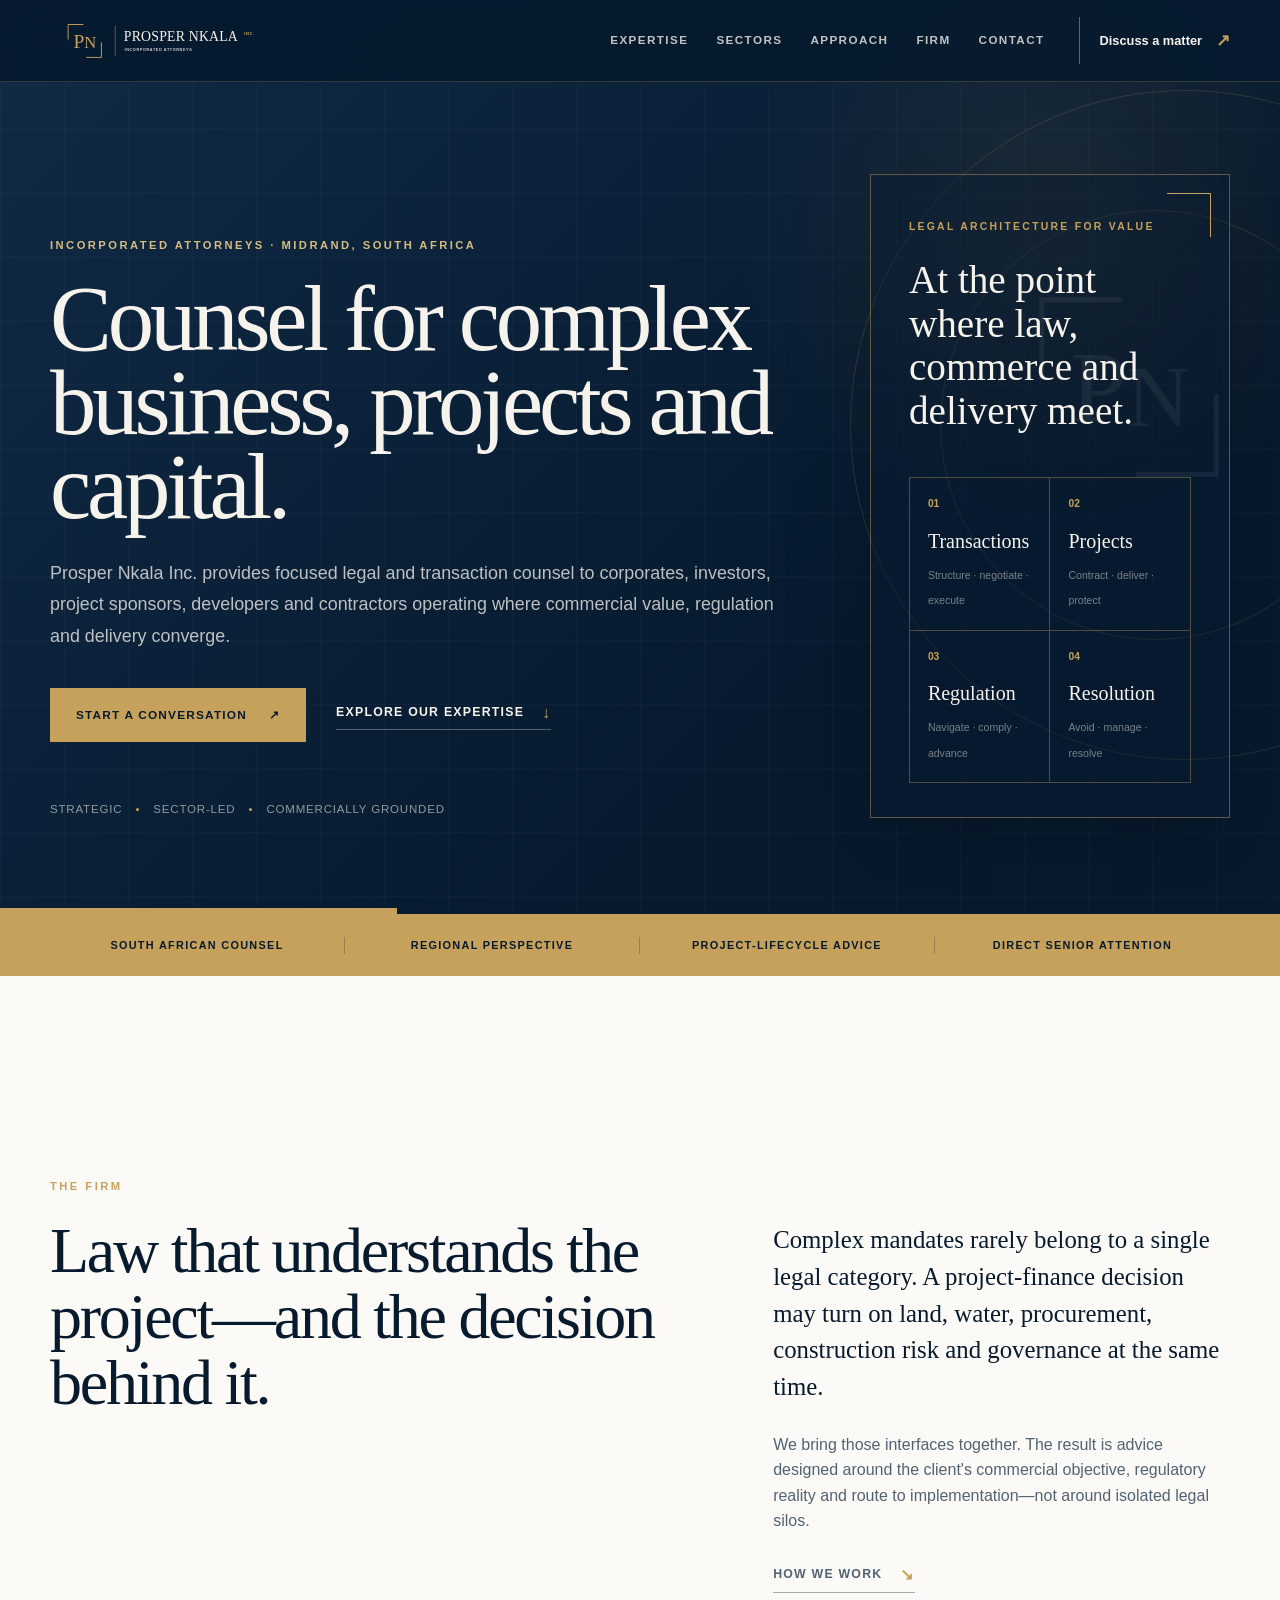
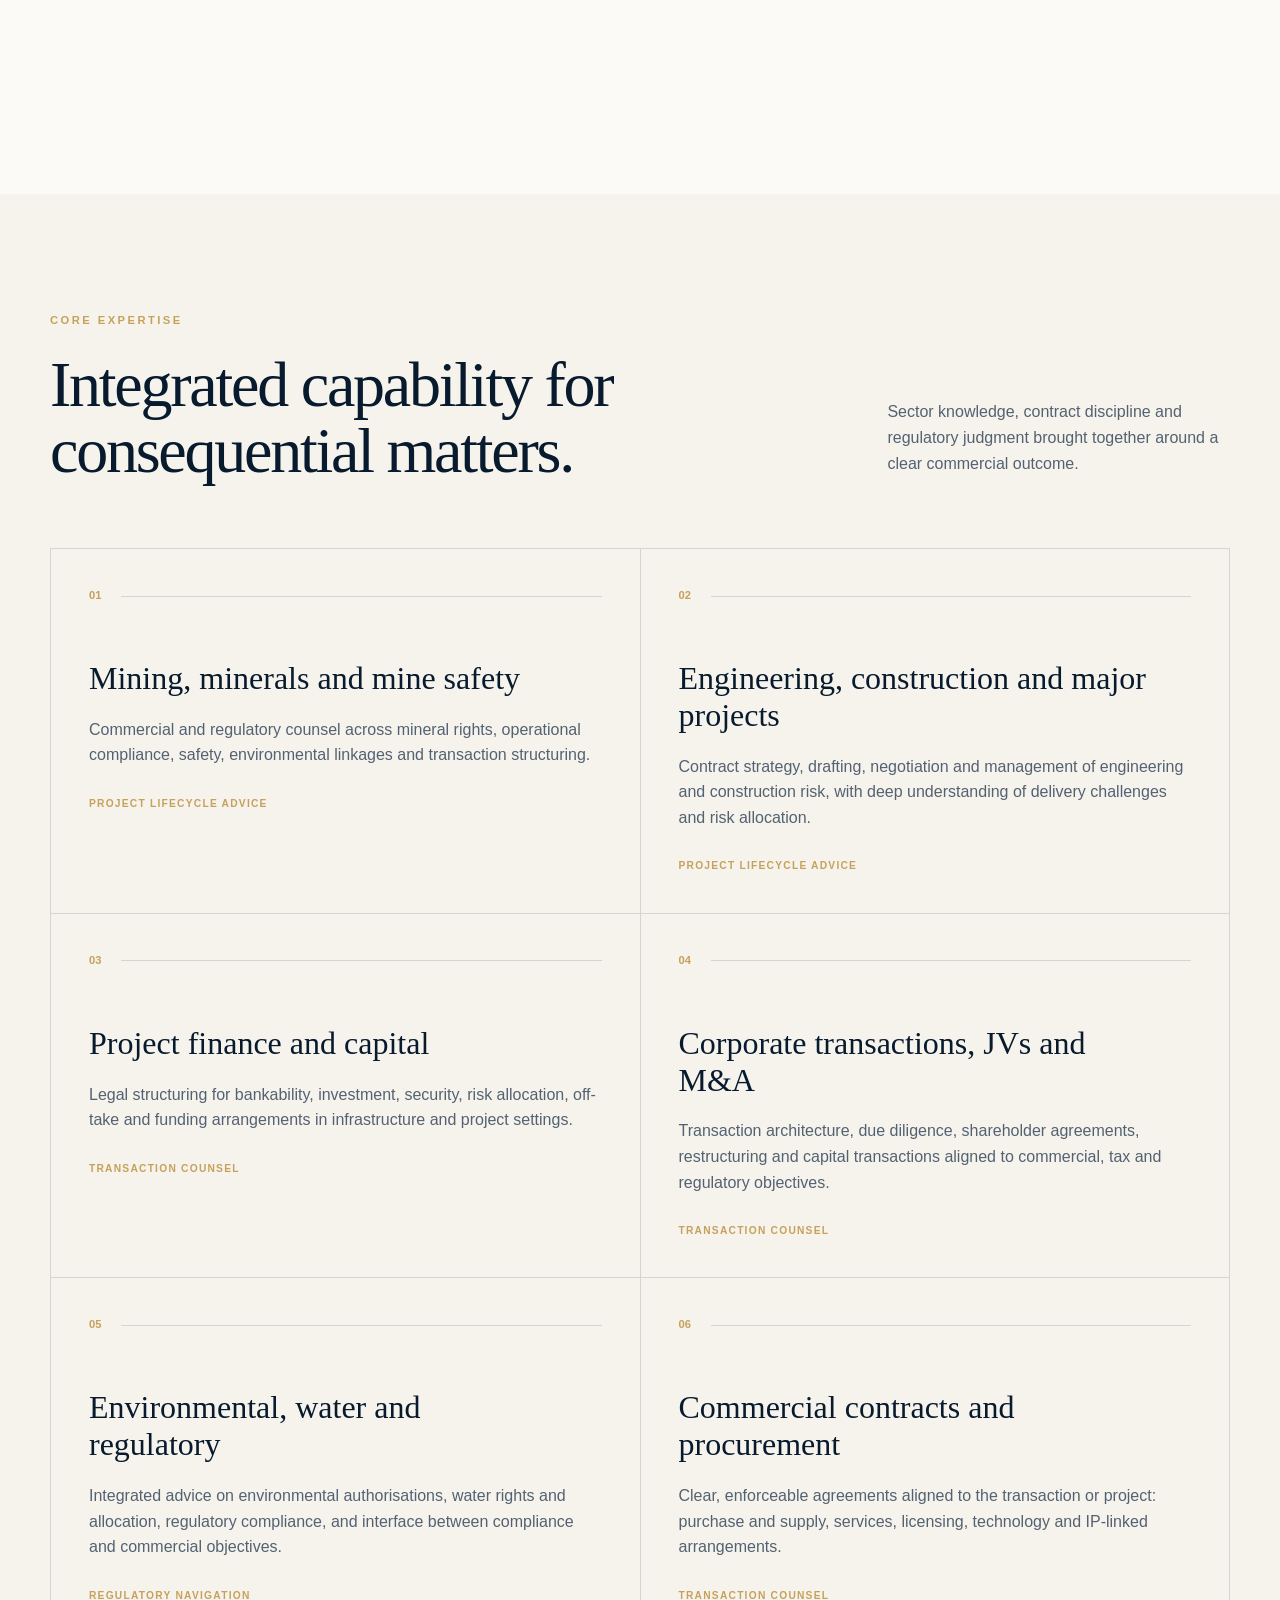
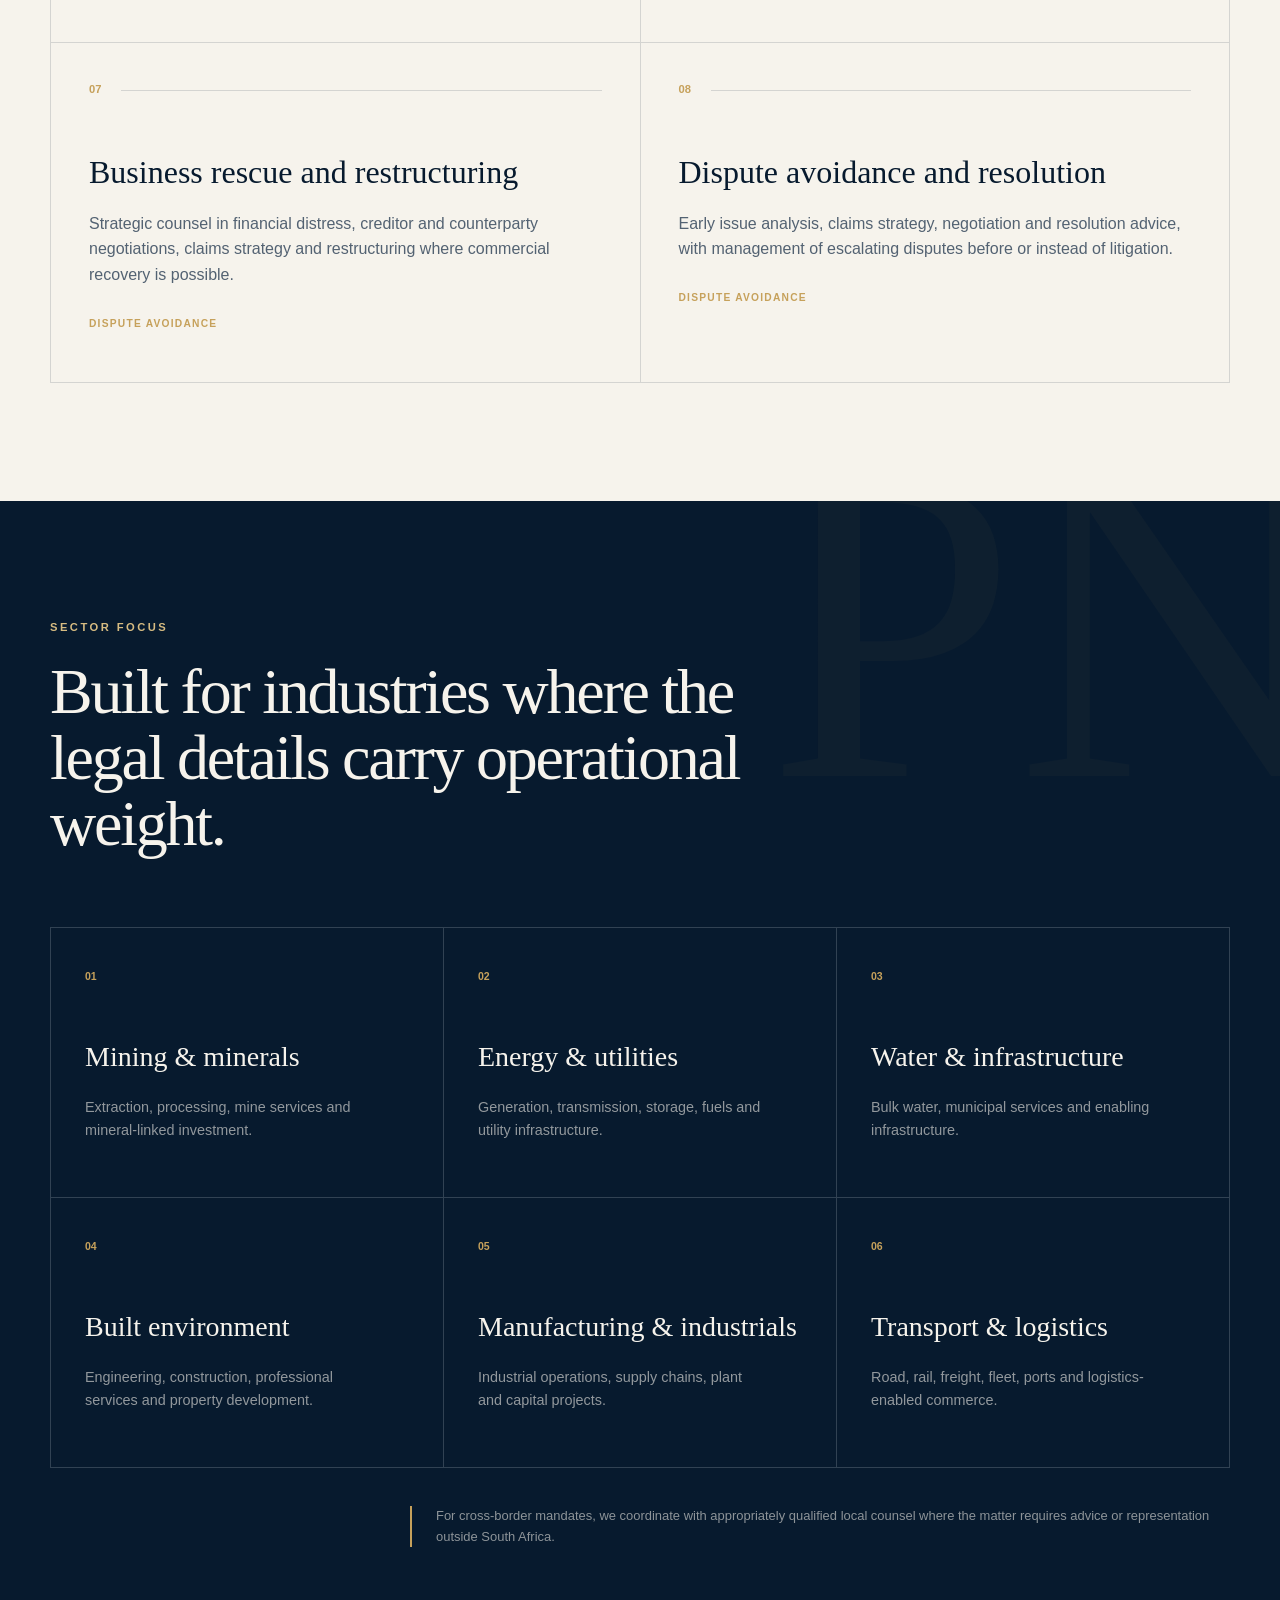
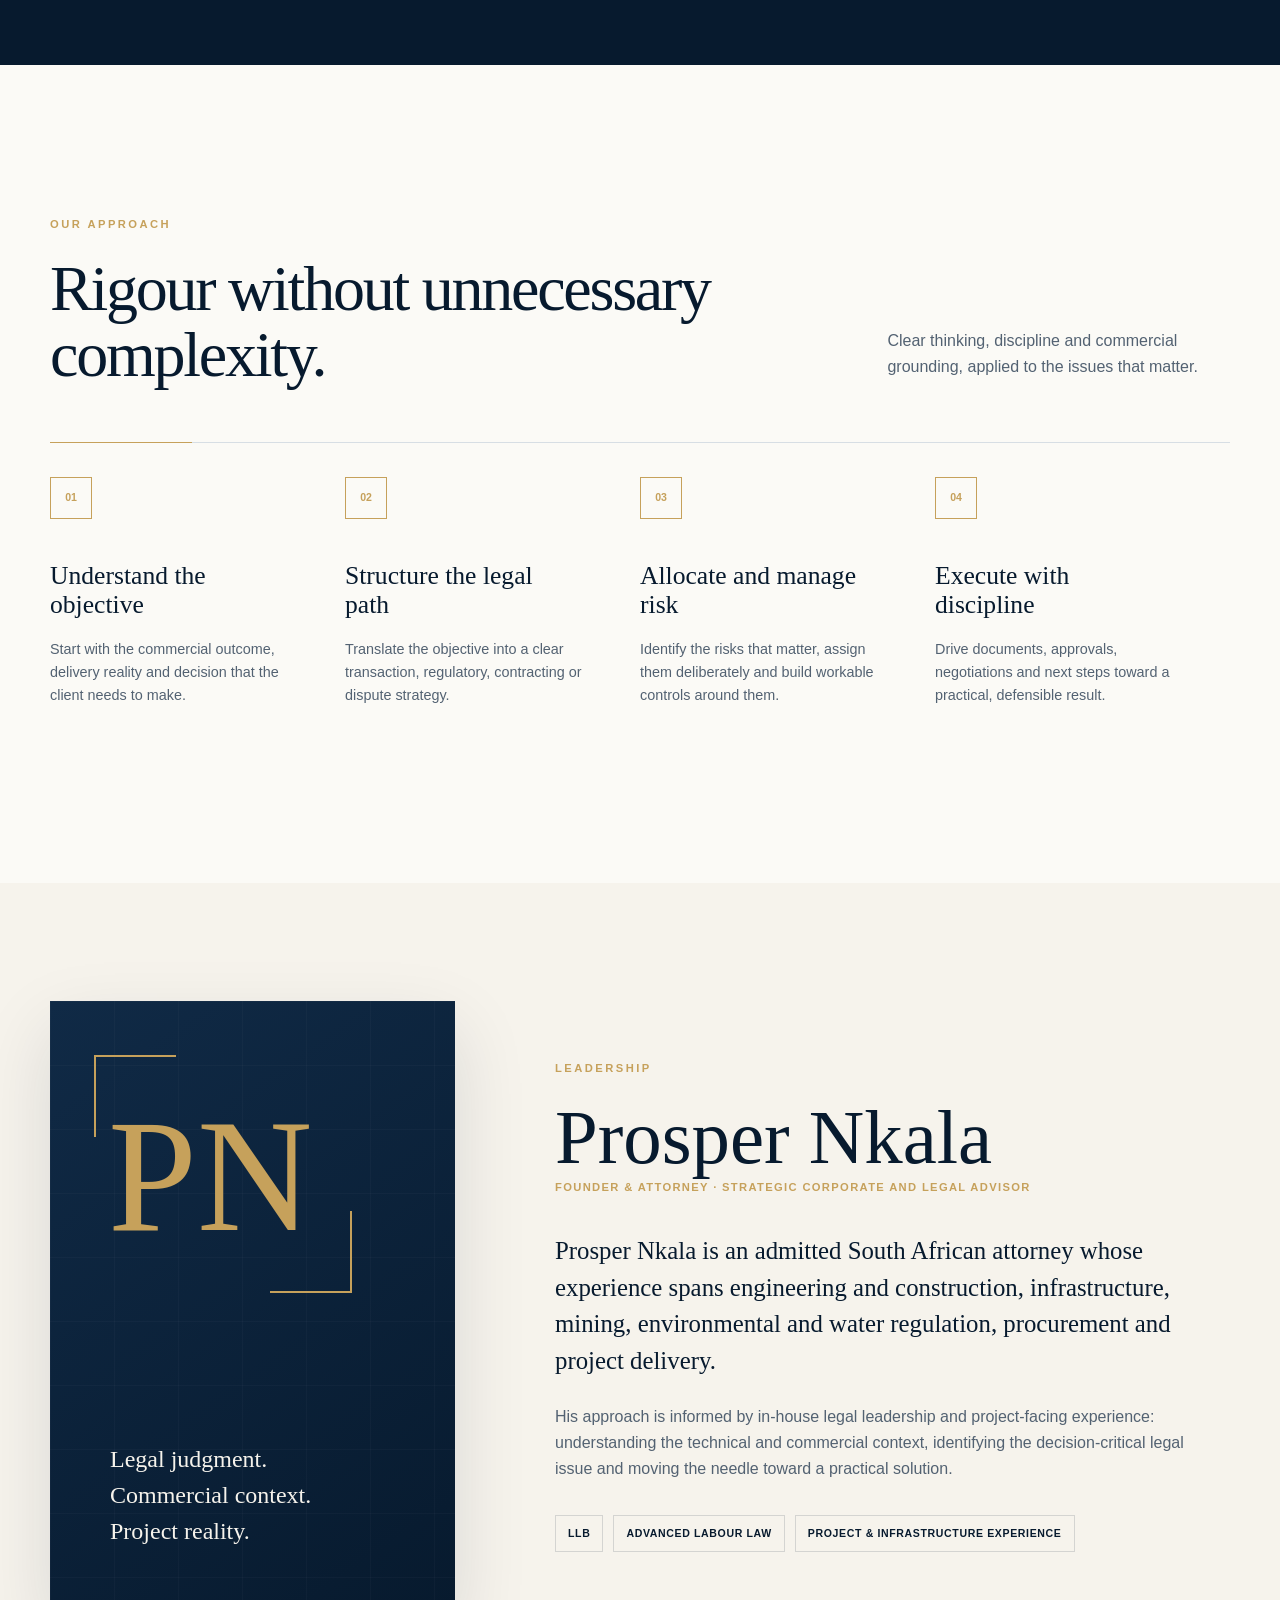
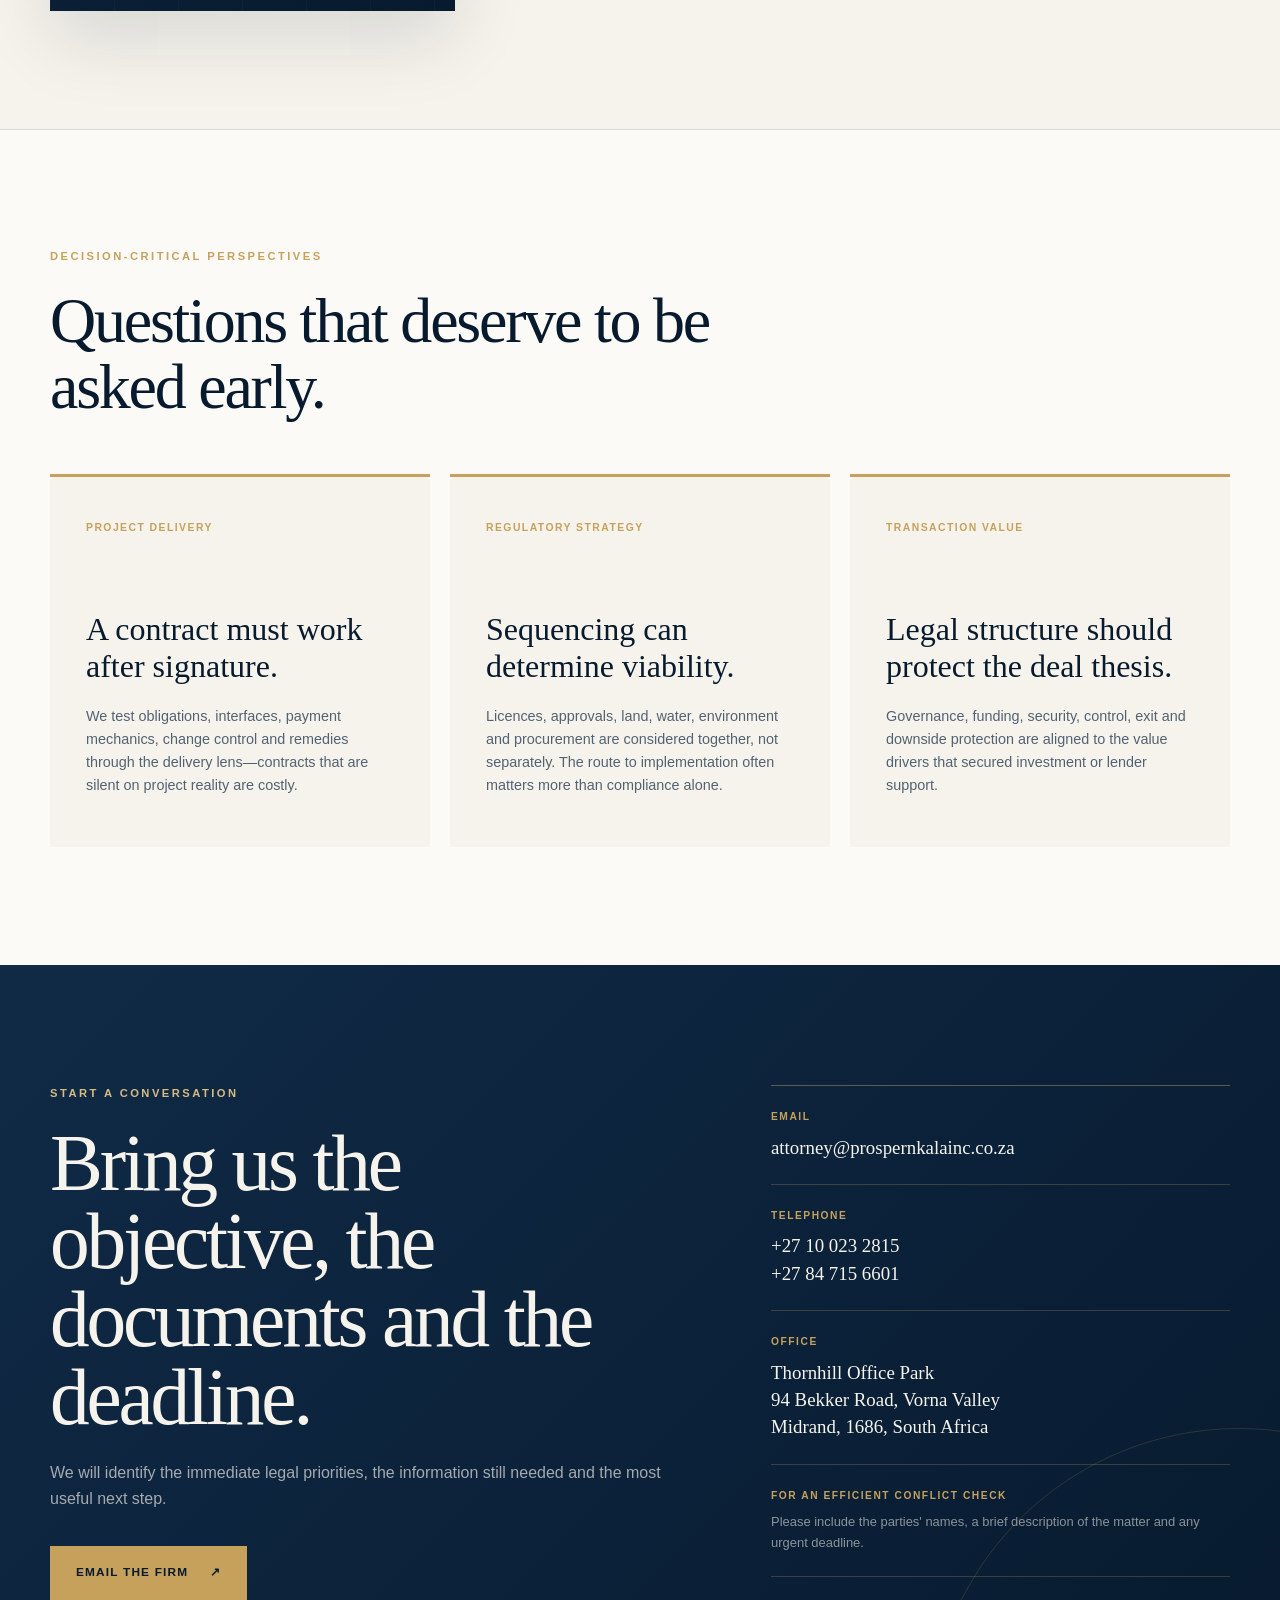
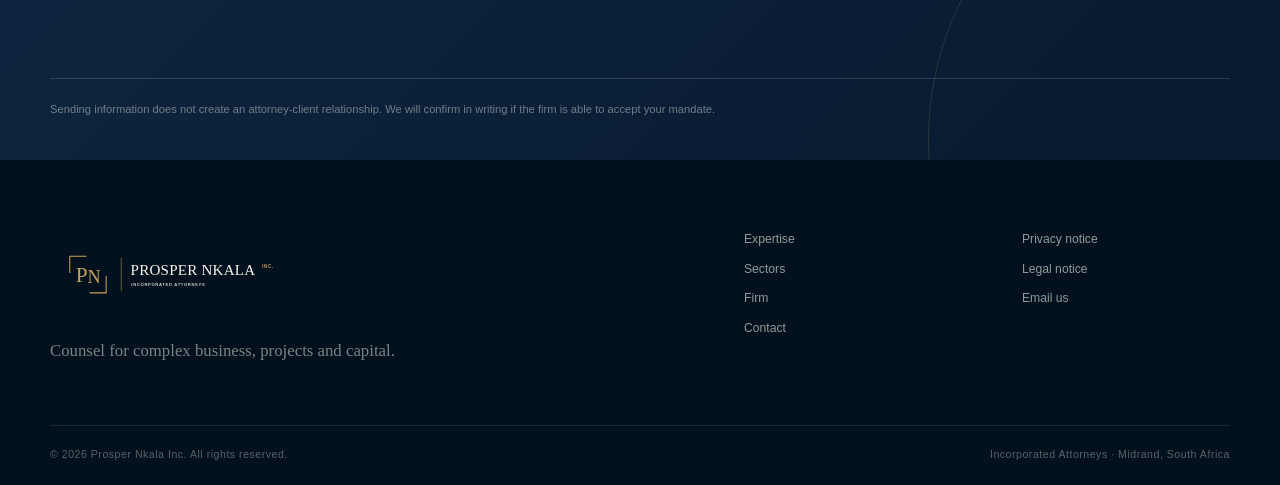
<file: index.html>
<!doctype html>
<html lang="en-ZA">
<head>
  <meta charset="utf-8">
  <meta name="viewport" content="width=device-width,initial-scale=1">
  <meta name="theme-color" content="#071A2E">
  <title>Prosper Nkala Inc. | Incorporated Attorneys</title>
  <meta name="description" content="Strategic legal and transaction counsel for mining, engineering and construction, major projects, project finance, corporate transactions, regulatory matters and beyond.">
  <meta name="keywords" content="commercial attorneys South Africa, construction lawyer South Africa, mining lawyer South Africa, project finance lawyer, Midrand attorneys">
  <link rel="canonical" href="https://prospernkalainc.co.za/">
  <link rel="icon" href="favicon.svg" type="image/svg+xml">
  <link rel="manifest" href="site.webmanifest">
  <meta property="og:type" content="website">
  <meta property="og:locale" content="en_ZA">
  <meta property="og:site_name" content="Prosper Nkala Inc.">
  <meta property="og:title" content="Prosper Nkala Inc. | Counsel for complex business, projects and capital">
  <meta property="og:description" content="Focused legal and transaction counsel where commercial value, regulation and project delivery converge.">
  <meta property="og:url" content="https://prospernkalainc.co.za/">
  <meta property="og:image" content="https://prospernkalainc.co.za/assets/og-card.png">
  <meta name="twitter:card" content="summary_large_image">
  <link rel="stylesheet" href="styles.css">
  <script src="script.js" defer></script>
  <script type="application/ld+json">
  {
    "@context":"https://schema.org",
    "@type":"LegalService",
    "name":"Prosper Nkala Inc.",
    "alternateName":"Prosper Nkala Incorporated Attorneys",
    "url":"https://prospernkalainc.co.za/",
    "logo":"https://prospernkalainc.co.za/assets/logo-primary.svg",
    "email":"attorney@prospernkalainc.co.za",
    "telephone":"+27100232815",
    "slogan":"Counsel for complex business, projects and capital.",
    "address":{"@type":"PostalAddress","streetAddress":"Thornhill Office Park, 94 Bekker Road","addressLocality":"Vorna Valley, Midrand","postalCode":"1686","addressCountry":"ZA"},
    "areaServed":["South Africa","Southern Africa"]
  }
  </script>
</head>
<body>
  <a class="skip-link" href="#main-content">Skip to main content</a>
  <div class="scroll-progress" id="scroll-progress" aria-hidden="true"></div>

  <header class="site-header">
    <div class="container header-inner">
      <a class="logo-link" href="#top" aria-label="Prosper Nkala Inc. home">
        <img class="brand-logo" src="assets/logo-reversed.svg" alt="Prosper Nkala Inc. Incorporated Attorneys" width="1250" height="420">
      </a>
      <nav class="desktop-nav" aria-label="Primary navigation">
        <a href="#expertise">Expertise</a>
        <a href="#sectors">Sectors</a>
        <a href="#approach">Approach</a>
        <a href="#firm">Firm</a>
        <a href="#contact">Contact</a>
      </nav>
      <a class="header-cta" href="mailto:attorney@prospernkalainc.co.za?subject=Consultation%20enquiry">Discuss a matter <span aria-hidden="true">↗</span></a>
      <details class="mobile-nav" id="mobile-nav">
        <summary aria-label="Open website navigation"><span>Menu</span><span class="menu-lines" aria-hidden="true"><i></i><i></i></span></summary>
        <div class="mobile-nav-panel">
          <a href="#expertise">Expertise</a>
          <a href="#sectors">Sectors</a>
          <a href="#approach">Approach</a>
          <a href="#firm">Firm</a>
          <a href="#contact">Contact</a>
          <a href="mailto:attorney@prospernkalainc.co.za?subject=Consultation%20enquiry">Discuss a matter</a>
        </div>
      </details>
    </div>
  </header>

  <main id="main-content">
    <section class="hero" id="top">
      <div class="hero-orbit orbit-one" aria-hidden="true"></div>
      <div class="hero-orbit orbit-two" aria-hidden="true"></div>
      <div class="container hero-grid">
        <div class="hero-copy">
          <p class="eyebrow light">Incorporated attorneys · Midrand, South Africa</p>
          <h1>Counsel for complex business, projects and capital.</h1>
          <p class="hero-intro">Prosper Nkala Inc. provides focused legal and transaction counsel to corporates, investors, project sponsors, developers and contractors operating where commercial value, regulation and delivery converge.</p>
          <div class="hero-actions">
            <a class="button button-gold" href="mailto:attorney@prospernkalainc.co.za?subject=Consultation%20enquiry">Start a conversation <span aria-hidden="true">↗</span></a>
            <a class="text-link light-link" href="#expertise">Explore our expertise <span aria-hidden="true">↓</span></a>
          </div>
          <div class="hero-proof" aria-label="Firm positioning"><span>Strategic</span><i></i><span>Sector-led</span><i></i><span>Commercially grounded</span></div>
        </div>
        <aside class="hero-panel" aria-label="Prosper Nkala Inc. capability summary">
          <img class="panel-monogram" src="assets/monogram.svg" alt="" width="1000" height="1000">
          <p class="panel-kicker">Legal architecture for value</p>
          <h2>At the point where law, commerce and delivery meet.</h2>
          <div class="panel-grid">
            <div><span>01</span><strong>Transactions</strong><small>Structure · negotiate · execute</small></div>
            <div><span>02</span><strong>Projects</strong><small>Contract · deliver · protect</small></div>
            <div><span>03</span><strong>Regulation</strong><small>Navigate · comply · advance</small></div>
            <div><span>04</span><strong>Resolution</strong><small>Avoid · manage · resolve</small></div>
          </div>
        </aside>
      </div>
    </section>

    <div class="signal-strip" aria-label="Practice coverage">
      <div class="container signal-inner">
        <span>South African counsel</span><span>Regional perspective</span><span>Project-lifecycle advice</span><span>Direct senior attention</span>
      </div>
    </div>

    <section class="section position-section">
      <div class="container split-intro">
        <div><p class="eyebrow">The firm</p><h2 class="display-heading">Law that understands the project—and the decision behind it.</h2></div>
        <div class="intro-copy">
          <p class="lead">Complex mandates rarely belong to a single legal category. A project-finance decision may turn on land, water, procurement, construction risk and governance at the same time.</p>
          <p>We bring those interfaces together. The result is advice designed around the client's commercial objective, regulatory reality and route to implementation—not around isolated legal silos.</p>
          <a class="text-link" href="#approach">How we work <span aria-hidden="true">↘</span></a>
        </div>
      </div>
    </section>

    <section class="section expertise-section" id="expertise">
      <div class="container">
        <div class="section-heading-row">
          <div><p class="eyebrow">Core expertise</p><h2 class="display-heading">Integrated capability for consequential matters.</h2></div>
          <p>Sector knowledge, contract discipline and regulatory judgment brought together around a clear commercial outcome.</p>
        </div>
        <div class="expertise-grid">
          <article class="expertise-card"><div class="card-topline"><span>01</span><i></i></div><h3>Mining, minerals and mine safety</h3><p>Commercial and regulatory counsel across mineral rights, operational compliance, safety, environmental linkages and transaction structuring.</p><small>Project lifecycle advice</small></article>
          <article class="expertise-card"><div class="card-topline"><span>02</span><i></i></div><h3>Engineering, construction and major projects</h3><p>Contract strategy, drafting, negotiation and management of engineering and construction risk, with deep understanding of delivery challenges and risk allocation.</p><small>Project lifecycle advice</small></article>
          <article class="expertise-card"><div class="card-topline"><span>03</span><i></i></div><h3>Project finance and capital</h3><p>Legal structuring for bankability, investment, security, risk allocation, off-take and funding arrangements in infrastructure and project settings.</p><small>Transaction counsel</small></article>
          <article class="expertise-card"><div class="card-topline"><span>04</span><i></i></div><h3>Corporate transactions, JVs and M&amp;A</h3><p>Transaction architecture, due diligence, shareholder agreements, restructuring and capital transactions aligned to commercial, tax and regulatory objectives.</p><small>Transaction counsel</small></article>
          <article class="expertise-card"><div class="card-topline"><span>05</span><i></i></div><h3>Environmental, water and regulatory</h3><p>Integrated advice on environmental authorisations, water rights and allocation, regulatory compliance, and interface between compliance and commercial objectives.</p><small>Regulatory navigation</small></article>
          <article class="expertise-card"><div class="card-topline"><span>06</span><i></i></div><h3>Commercial contracts and procurement</h3><p>Clear, enforceable agreements aligned to the transaction or project: purchase and supply, services, licensing, technology and IP-linked arrangements.</p><small>Transaction counsel</small></article>
          <article class="expertise-card"><div class="card-topline"><span>07</span><i></i></div><h3>Business rescue and restructuring</h3><p>Strategic counsel in financial distress, creditor and counterparty negotiations, claims strategy and restructuring where commercial recovery is possible.</p><small>Dispute avoidance</small></article>
          <article class="expertise-card"><div class="card-topline"><span>08</span><i></i></div><h3>Dispute avoidance and resolution</h3><p>Early issue analysis, claims strategy, negotiation and resolution advice, with management of escalating disputes before or instead of litigation.</p><small>Dispute avoidance</small></article>
        </div>
      </div>
    </section>

    <section class="section sectors-section" id="sectors">
      <div class="container">
        <div class="sectors-title-block"><p class="eyebrow light">Sector focus</p><h2 class="display-heading light">Built for industries where the legal details carry operational weight.</h2></div>
        <div class="sector-grid">
          <article class="sector-card"><span>01</span><h3>Mining &amp; minerals</h3><p>Extraction, processing, mine services and mineral-linked investment.</p></article>
          <article class="sector-card"><span>02</span><h3>Energy &amp; utilities</h3><p>Generation, transmission, storage, fuels and utility infrastructure.</p></article>
          <article class="sector-card"><span>03</span><h3>Water &amp; infrastructure</h3><p>Bulk water, municipal services and enabling infrastructure.</p></article>
          <article class="sector-card"><span>04</span><h3>Built environment</h3><p>Engineering, construction, professional services and property development.</p></article>
          <article class="sector-card"><span>05</span><h3>Manufacturing &amp; industrials</h3><p>Industrial operations, supply chains, plant and capital projects.</p></article>
          <article class="sector-card"><span>06</span><h3>Transport &amp; logistics</h3><p>Road, rail, freight, fleet, ports and logistics-enabled commerce.</p></article>
        </div>
        <p class="regional-note">For cross-border mandates, we coordinate with appropriately qualified local counsel where the matter requires advice or representation outside South Africa.</p>
      </div>
    </section>

    <section class="section approach-section" id="approach">
      <div class="container">
        <div class="section-heading-row compact"><div><p class="eyebrow">Our approach</p><h2 class="display-heading">Rigour without unnecessary complexity.</h2></div><p>Clear thinking, discipline and commercial grounding, applied to the issues that matter.</p></div>
        <div class="approach-line" aria-hidden="true"></div>
        <div class="approach-grid">
          <article class="approach-step"><span>01</span><h3>Understand the objective</h3><p>Start with the commercial outcome, delivery reality and decision that the client needs to make.</p></article>
          <article class="approach-step"><span>02</span><h3>Structure the legal path</h3><p>Translate the objective into a clear transaction, regulatory, contracting or dispute strategy.</p></article>
          <article class="approach-step"><span>03</span><h3>Allocate and manage risk</h3><p>Identify the risks that matter, assign them deliberately and build workable controls around them.</p></article>
          <article class="approach-step"><span>04</span><h3>Execute with discipline</h3><p>Drive documents, approvals, negotiations and next steps toward a practical, defensible result.</p></article>
        </div>
      </div>
    </section>

    <section class="section firm-section" id="firm">
      <div class="container firm-grid">
        <div class="portrait-mark" aria-hidden="true"><span class="corner corner-a"></span><span class="corner corner-b"></span><strong>PN</strong><small>Legal judgment.<br>Commercial context.<br>Project reality.</small></div>
        <div class="firm-copy">
          <p class="eyebrow">Leadership</p>
          <h2>Prosper Nkala</h2>
          <p class="role">Founder &amp; Attorney · Strategic Corporate and Legal Advisor</p>
          <p class="lead">Prosper Nkala is an admitted South African attorney whose experience spans engineering and construction, infrastructure, mining, environmental and water regulation, procurement and project delivery.</p>
          <p>His approach is informed by in-house legal leadership and project-facing experience: understanding the technical and commercial context, identifying the decision-critical legal issue and moving the needle toward a practical solution.</p>
          <div class="credential-row"><span>LLB</span><span>Advanced Labour Law</span><span>Project &amp; infrastructure experience</span></div>
        </div>
      </div>
    </section>

    <section class="section priorities-section">
      <div class="container">
        <div class="section-heading-row compact"><div><p class="eyebrow">Decision-critical perspectives</p><h2 class="display-heading">Questions that deserve to be asked early.</h2></div></div>
        <div class="priority-grid">
          <article class="priority-card"><span>PROJECT DELIVERY</span><h3>A contract must work after signature.</h3><p>We test obligations, interfaces, payment mechanics, change control and remedies through the delivery lens—contracts that are silent on project reality are costly.</p></article>
          <article class="priority-card"><span>REGULATORY STRATEGY</span><h3>Sequencing can determine viability.</h3><p>Licences, approvals, land, water, environment and procurement are considered together, not separately. The route to implementation often matters more than compliance alone.</p></article>
          <article class="priority-card"><span>TRANSACTION VALUE</span><h3>Legal structure should protect the deal thesis.</h3><p>Governance, funding, security, control, exit and downside protection are aligned to the value drivers that secured investment or lender support.</p></article>
        </div>
      </div>
    </section>

    <section class="contact-section" id="contact">
      <div class="container contact-grid">
        <div class="contact-lead">
          <p class="eyebrow light">Start a conversation</p>
          <h2>Bring us the objective, the documents and the deadline.</h2>
          <p>We will identify the immediate legal priorities, the information still needed and the most useful next step.</p>
          <a class="button button-gold" href="mailto:attorney@prospernkalainc.co.za?subject=Consultation%20enquiry">Email the firm <span aria-hidden="true">↗</span></a>
        </div>
        <div class="contact-details">
          <div><span>Email</span><a href="mailto:attorney@prospernkalainc.co.za">attorney@prospernkalainc.co.za</a></div>
          <div><span>Telephone</span><a href="tel:+27100232815">+27 10 023 2815</a><a href="tel:+27847156601">+27 84 715 6601</a></div>
          <div><span>Office</span><address>Thornhill Office Park<br>94 Bekker Road, Vorna Valley<br>Midrand, 1686, South Africa</address></div>
          <div class="matter-note"><span>For an efficient conflict check</span><p>Please include the parties' names, a brief description of the matter and any urgent deadline.</p></div>
        </div>
      </div>
      <div class="container contact-disclaimer">Sending information does not create an attorney-client relationship. We will confirm in writing if the firm is able to accept your mandate.</div>
    </section>
  </main>

  <footer class="site-footer">
    <div class="container footer-main">
      <div><img class="brand-logo" src="assets/logo-reversed.svg" alt="Prosper Nkala Inc. Incorporated Attorneys" width="1250" height="420"><p>Counsel for complex business, projects and capital.</p></div>
      <div class="footer-links"><a href="#expertise">Expertise</a><a href="#sectors">Sectors</a><a href="#firm">Firm</a><a href="#contact">Contact</a></div>
      <div class="footer-links"><a href="privacy.html">Privacy notice</a><a href="legal-notice.html">Legal notice</a><a href="mailto:attorney@prospernkalainc.co.za">Email us</a></div>
    </div>
    <div class="container footer-bottom"><span>© <span id="current-year">2026</span> Prosper Nkala Inc. All rights reserved.</span><span>Incorporated Attorneys · Midrand, South Africa</span></div>
  </footer>

  <a class="mobile-contact" href="mailto:attorney@prospernkalainc.co.za?subject=Consultation%20enquiry">Discuss a matter <span aria-hidden="true">↗</span></a>
</body>
</html>
</file>
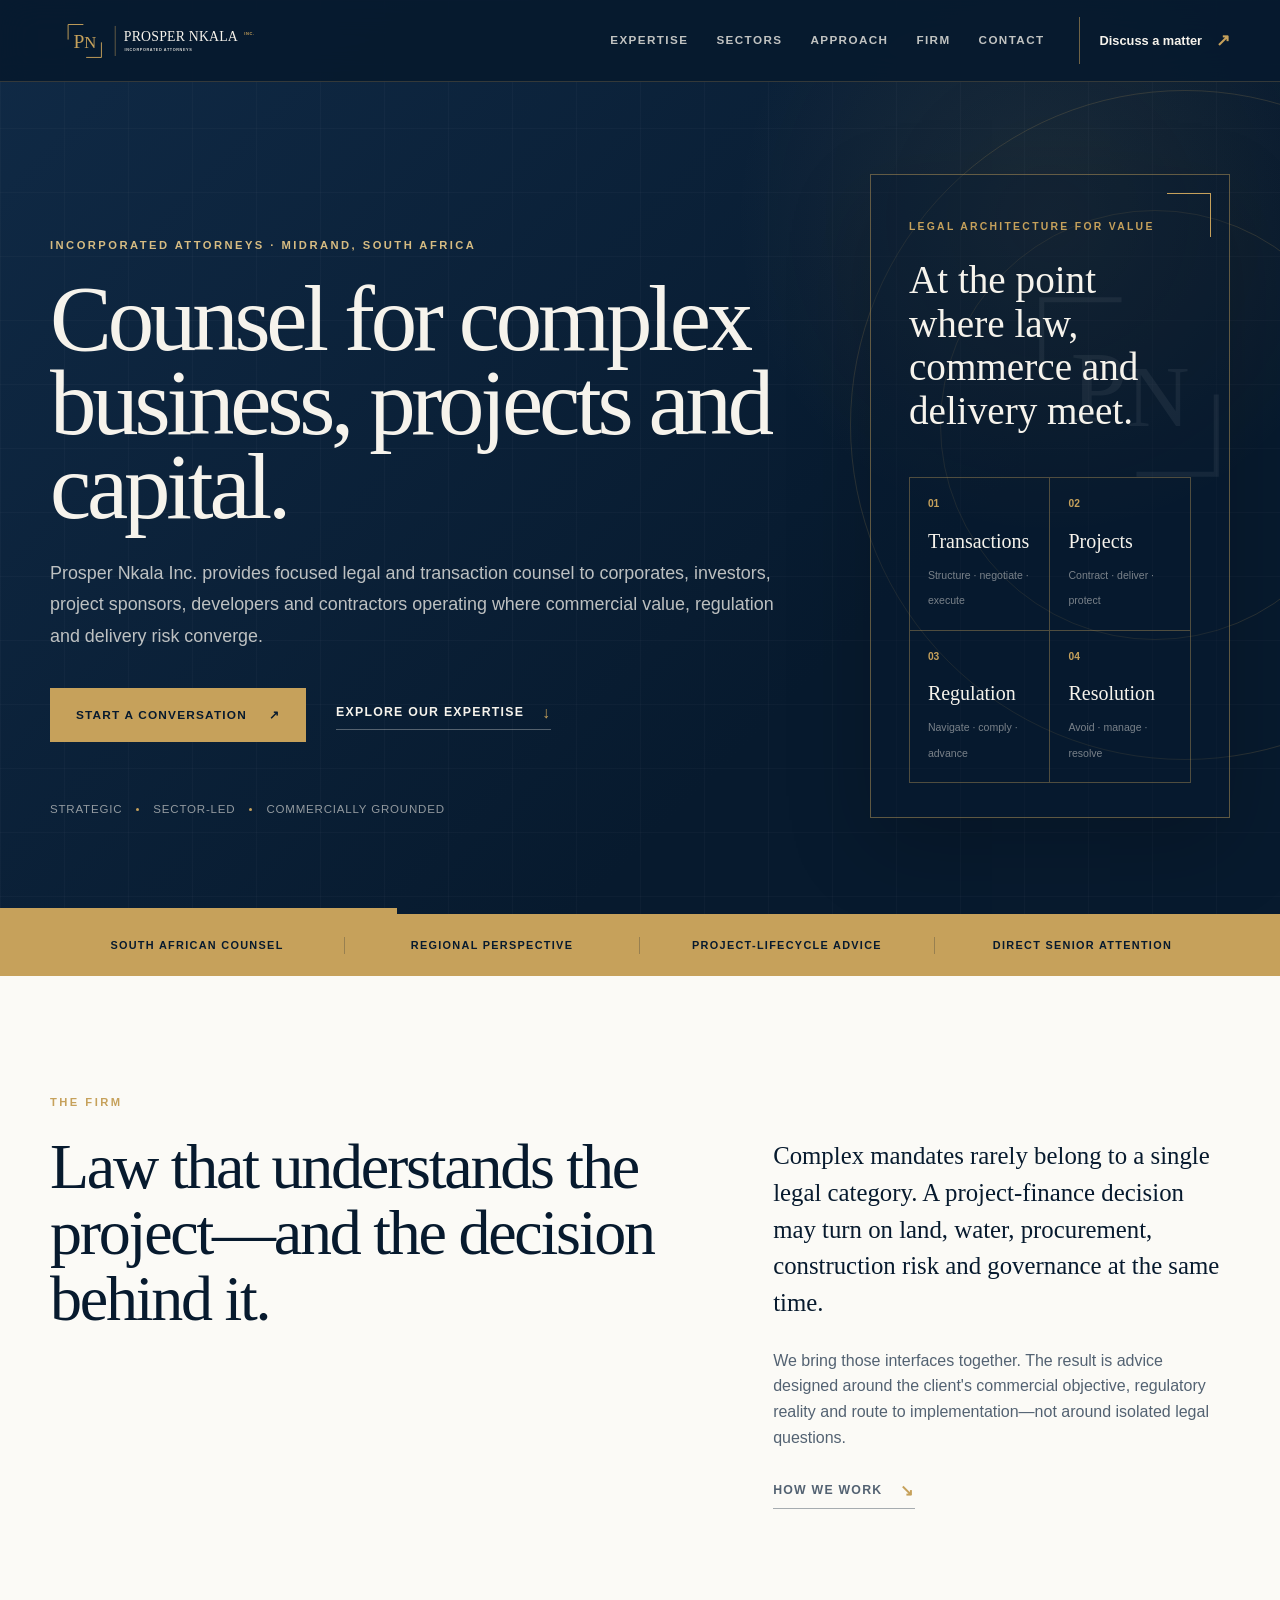
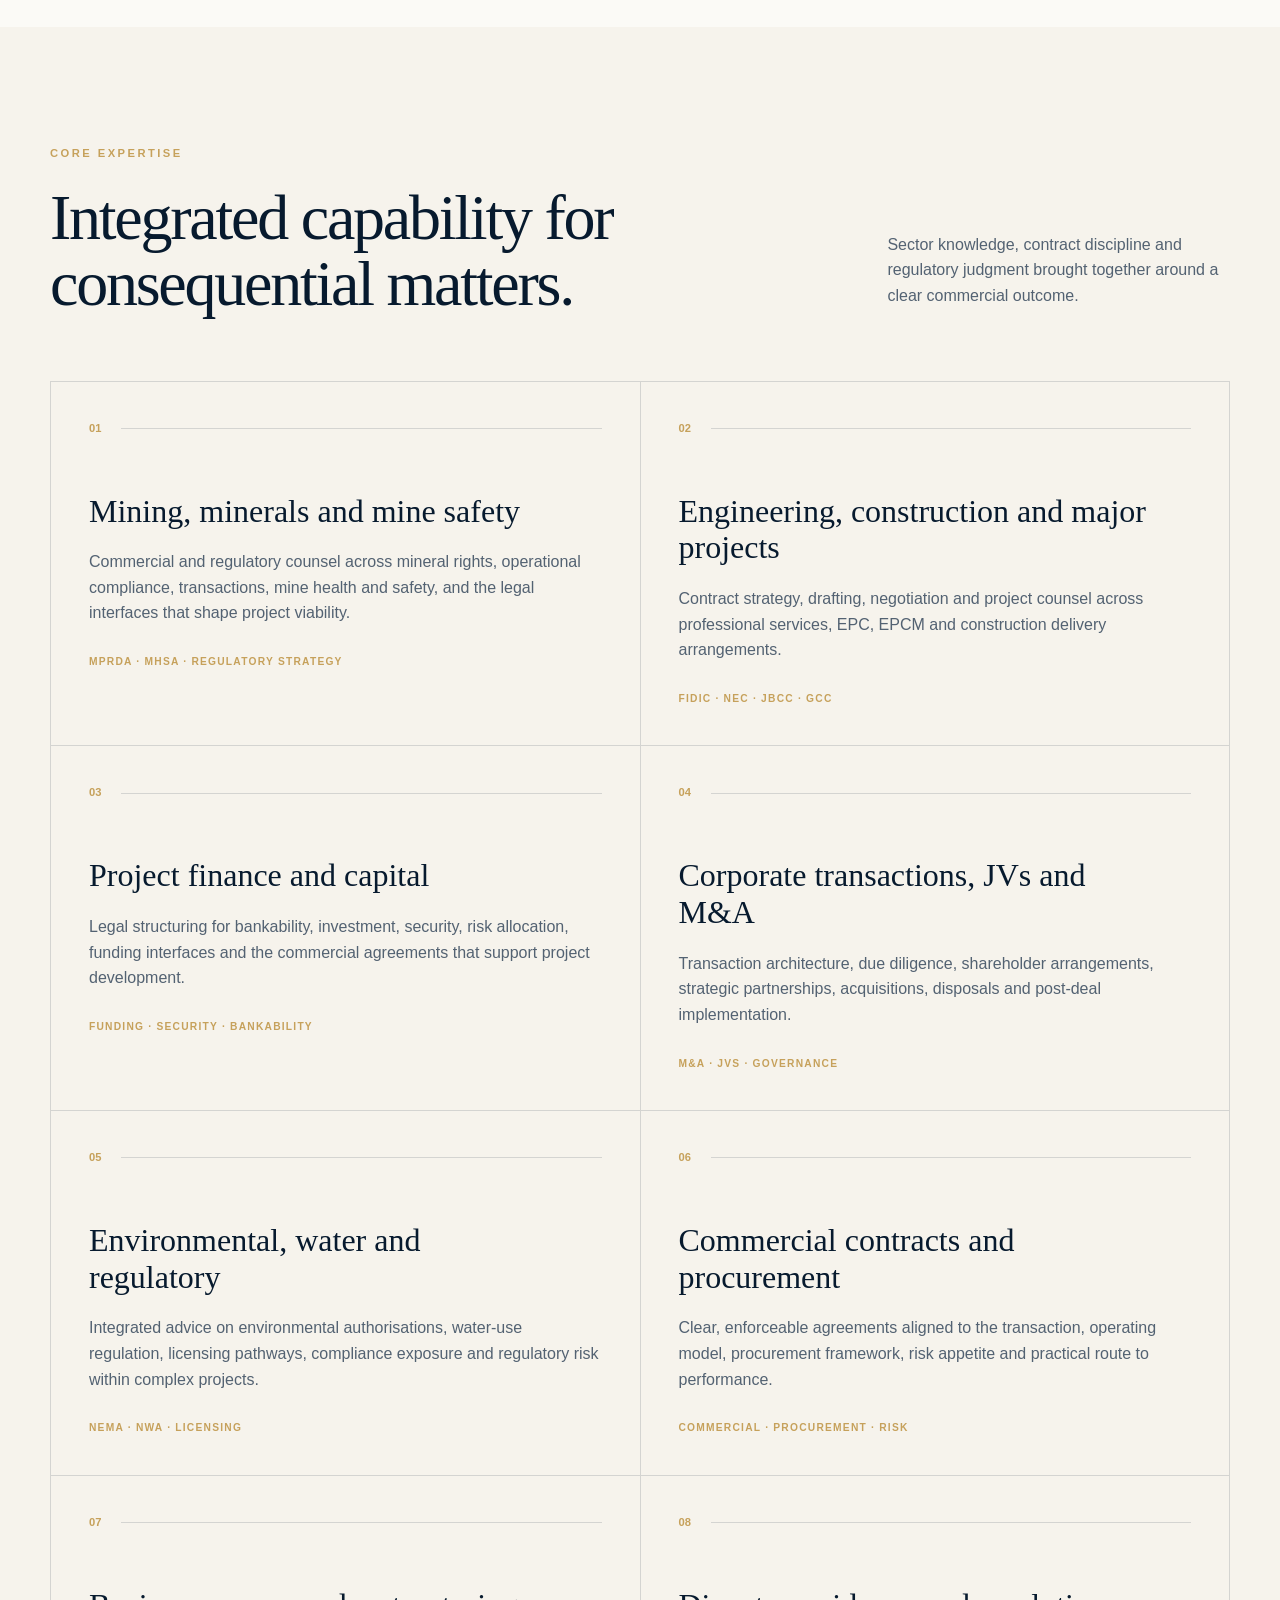
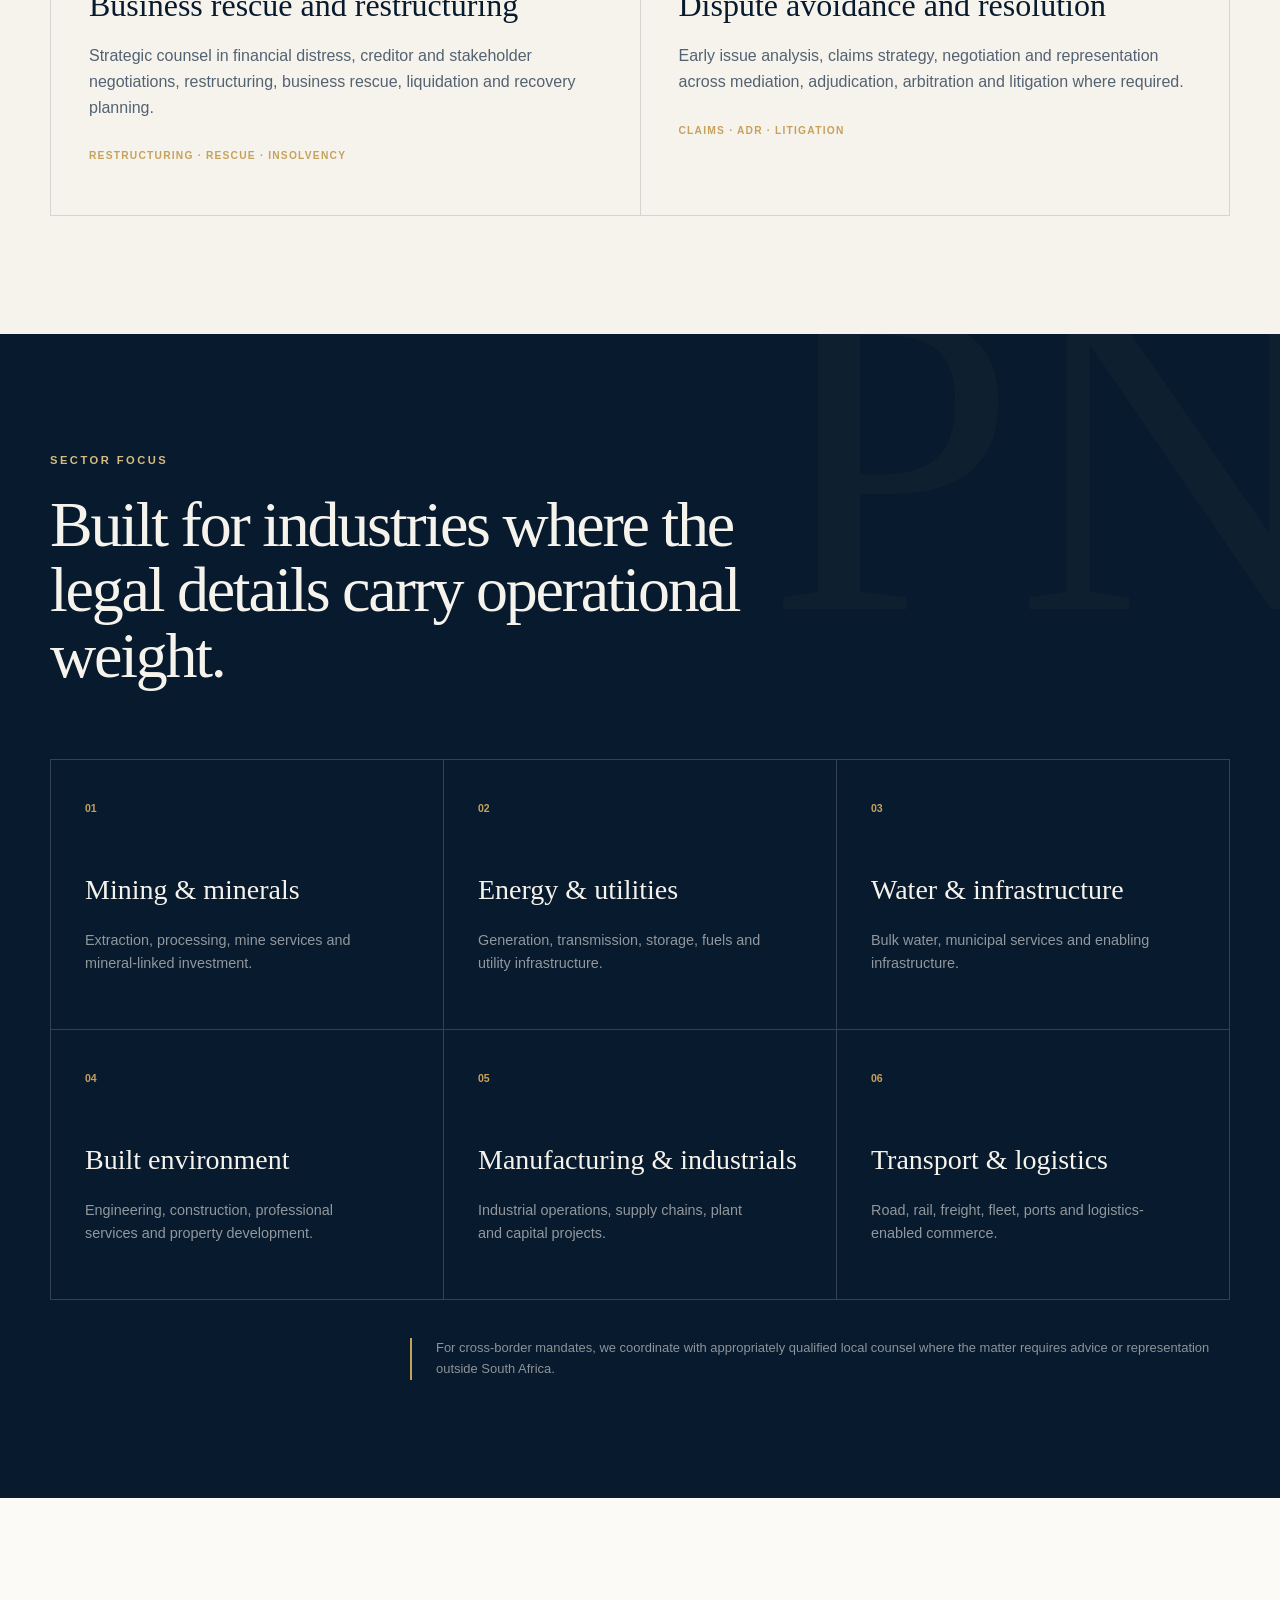
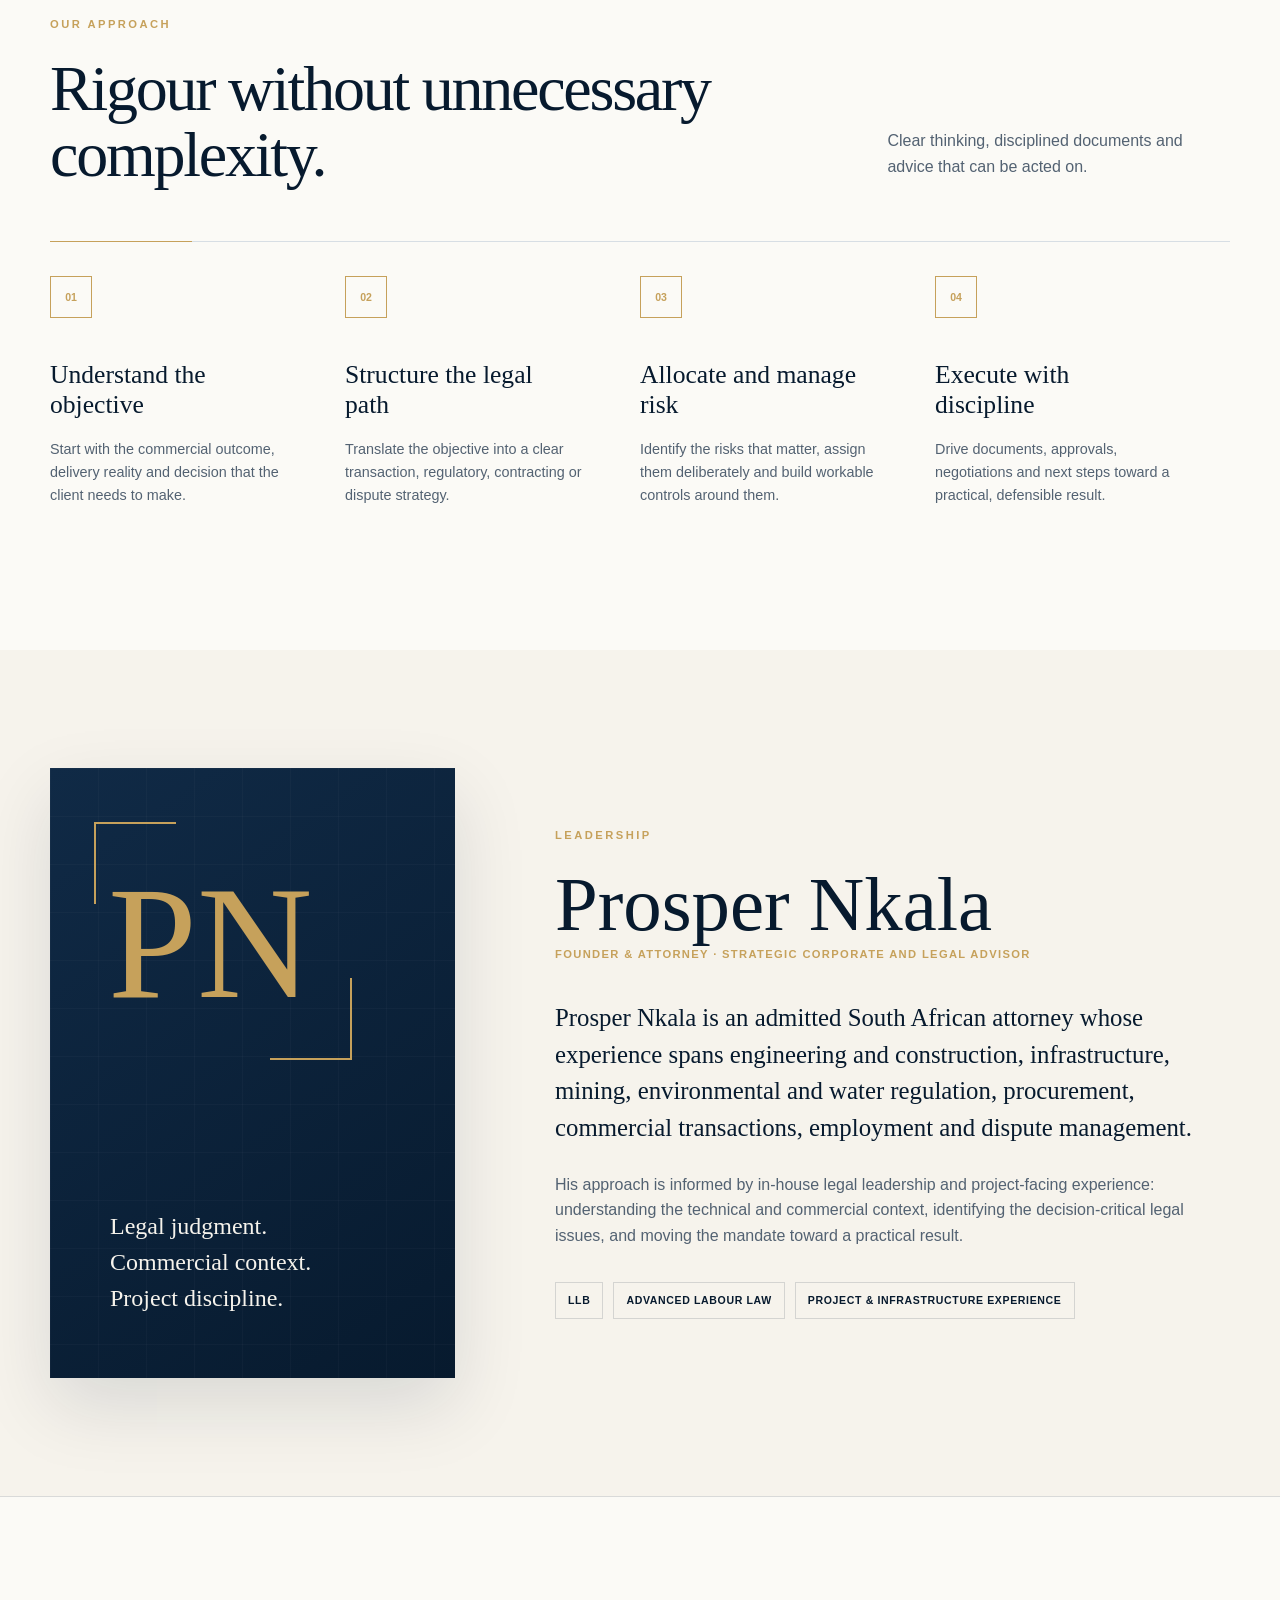
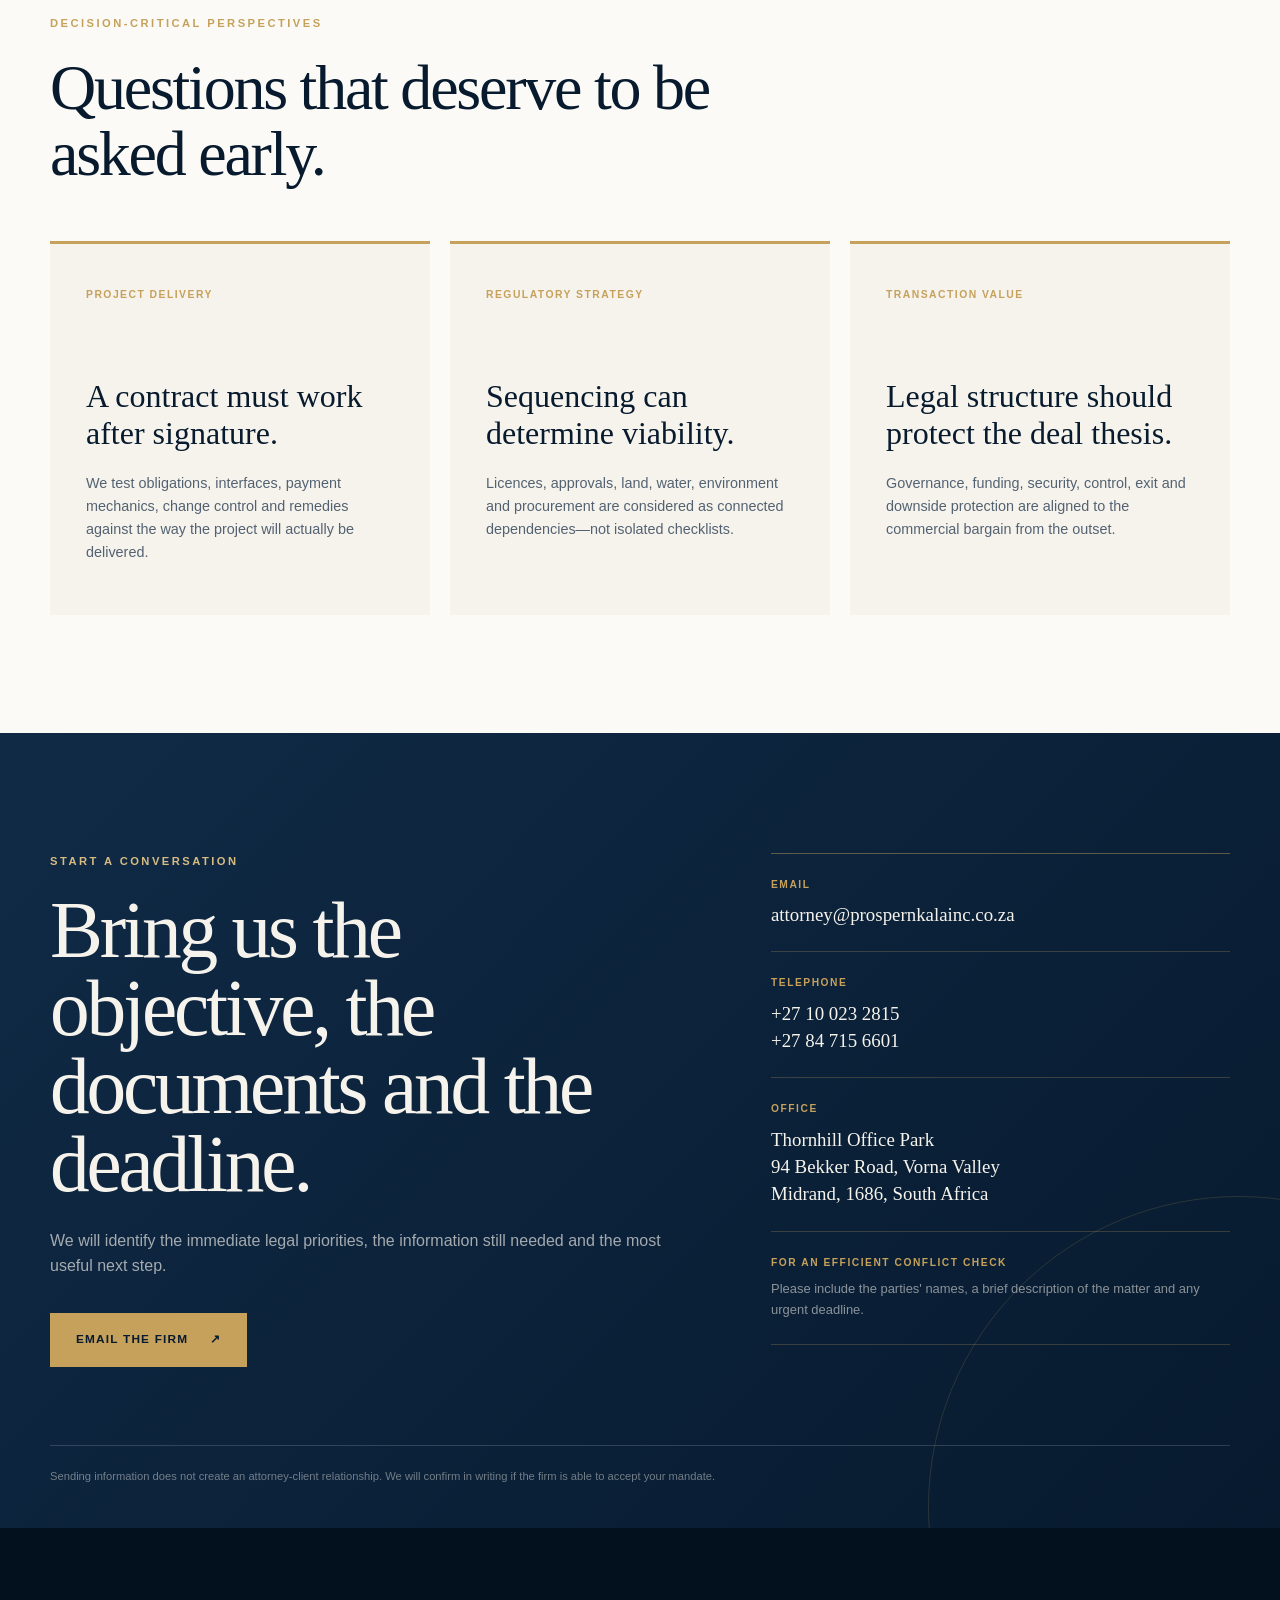
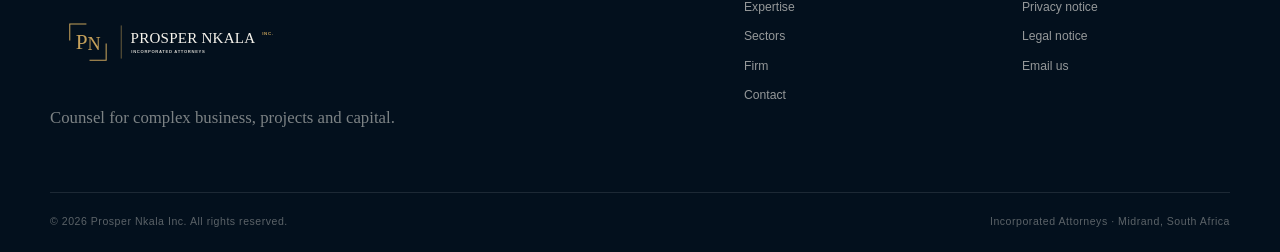
<file: Prosper_Nkala_Inc_GitHub_Ready_Website/Prosper_Nkala_Inc_GitHub_Ready_Website/index.html>
<!doctype html>
<html lang="en-ZA">
<head>
  <meta charset="utf-8">
  <meta name="viewport" content="width=device-width,initial-scale=1">
  <meta name="theme-color" content="#071A2E">
  <title>Prosper Nkala Inc. | Incorporated Attorneys</title>
  <meta name="description" content="Strategic legal and transaction counsel for mining, engineering and construction, major projects, project finance, corporate transactions, regulatory matters and restructuring.">
  <meta name="keywords" content="commercial attorneys South Africa, construction lawyer South Africa, mining lawyer South Africa, project finance lawyer, Midrand attorneys">
  <link rel="canonical" href="https://prospernkalainc.co.za/">
  <link rel="icon" href="favicon.svg" type="image/svg+xml">
  <link rel="manifest" href="site.webmanifest">
  <meta property="og:type" content="website">
  <meta property="og:locale" content="en_ZA">
  <meta property="og:site_name" content="Prosper Nkala Inc.">
  <meta property="og:title" content="Prosper Nkala Inc. | Counsel for complex business, projects and capital">
  <meta property="og:description" content="Focused legal and transaction counsel where commercial value, regulation and project delivery converge.">
  <meta property="og:url" content="https://prospernkalainc.co.za/">
  <meta property="og:image" content="https://prospernkalainc.co.za/assets/og-card.png">
  <meta name="twitter:card" content="summary_large_image">
  <link rel="stylesheet" href="styles.css">
  <script src="script.js" defer></script>
  <script type="application/ld+json">
  {
    "@context":"https://schema.org",
    "@type":"LegalService",
    "name":"Prosper Nkala Inc.",
    "alternateName":"Prosper Nkala Incorporated Attorneys",
    "url":"https://prospernkalainc.co.za/",
    "logo":"https://prospernkalainc.co.za/assets/logo-primary.svg",
    "email":"attorney@prospernkalainc.co.za",
    "telephone":"+27100232815",
    "slogan":"Counsel for complex business, projects and capital.",
    "address":{"@type":"PostalAddress","streetAddress":"Thornhill Office Park, 94 Bekker Road","addressLocality":"Vorna Valley, Midrand","postalCode":"1686","addressCountry":"ZA"},
    "areaServed":["South Africa","Southern Africa"]
  }
  </script>
</head>
<body>
  <a class="skip-link" href="#main-content">Skip to main content</a>
  <div class="scroll-progress" id="scroll-progress" aria-hidden="true"></div>

  <header class="site-header">
    <div class="container header-inner">
      <a class="logo-link" href="#top" aria-label="Prosper Nkala Inc. home">
        <img class="brand-logo" src="assets/logo-reversed.svg" alt="Prosper Nkala Inc. Incorporated Attorneys" width="1250" height="420">
      </a>
      <nav class="desktop-nav" aria-label="Primary navigation">
        <a href="#expertise">Expertise</a>
        <a href="#sectors">Sectors</a>
        <a href="#approach">Approach</a>
        <a href="#firm">Firm</a>
        <a href="#contact">Contact</a>
      </nav>
      <a class="header-cta" href="mailto:attorney@prospernkalainc.co.za?subject=Consultation%20enquiry">Discuss a matter <span aria-hidden="true">↗</span></a>
      <details class="mobile-nav" id="mobile-nav">
        <summary aria-label="Open website navigation"><span>Menu</span><span class="menu-lines" aria-hidden="true"><i></i><i></i></span></summary>
        <div class="mobile-nav-panel">
          <a href="#expertise">Expertise</a>
          <a href="#sectors">Sectors</a>
          <a href="#approach">Approach</a>
          <a href="#firm">Firm</a>
          <a href="#contact">Contact</a>
          <a href="mailto:attorney@prospernkalainc.co.za?subject=Consultation%20enquiry">Discuss a matter</a>
        </div>
      </details>
    </div>
  </header>

  <main id="main-content">
    <section class="hero" id="top">
      <div class="hero-orbit orbit-one" aria-hidden="true"></div>
      <div class="hero-orbit orbit-two" aria-hidden="true"></div>
      <div class="container hero-grid">
        <div class="hero-copy">
          <p class="eyebrow light">Incorporated attorneys · Midrand, South Africa</p>
          <h1>Counsel for complex business, projects and capital.</h1>
          <p class="hero-intro">Prosper Nkala Inc. provides focused legal and transaction counsel to corporates, investors, project sponsors, developers and contractors operating where commercial value, regulation and delivery risk converge.</p>
          <div class="hero-actions">
            <a class="button button-gold" href="mailto:attorney@prospernkalainc.co.za?subject=Consultation%20enquiry">Start a conversation <span aria-hidden="true">↗</span></a>
            <a class="text-link light-link" href="#expertise">Explore our expertise <span aria-hidden="true">↓</span></a>
          </div>
          <div class="hero-proof" aria-label="Firm positioning"><span>Strategic</span><i></i><span>Sector-led</span><i></i><span>Commercially grounded</span></div>
        </div>
        <aside class="hero-panel" aria-label="Prosper Nkala Inc. capability summary">
          <img class="panel-monogram" src="assets/monogram.svg" alt="" width="1000" height="1000">
          <p class="panel-kicker">Legal architecture for value</p>
          <h2>At the point where law, commerce and delivery meet.</h2>
          <div class="panel-grid">
            <div><span>01</span><strong>Transactions</strong><small>Structure · negotiate · execute</small></div>
            <div><span>02</span><strong>Projects</strong><small>Contract · deliver · protect</small></div>
            <div><span>03</span><strong>Regulation</strong><small>Navigate · comply · advance</small></div>
            <div><span>04</span><strong>Resolution</strong><small>Avoid · manage · resolve</small></div>
          </div>
        </aside>
      </div>
    </section>

    <div class="signal-strip" aria-label="Practice coverage">
      <div class="container signal-inner">
        <span>South African counsel</span><span>Regional perspective</span><span>Project-lifecycle advice</span><span>Direct senior attention</span>
      </div>
    </div>

    <section class="section position-section">
      <div class="container split-intro">
        <div><p class="eyebrow">The firm</p><h2 class="display-heading">Law that understands the project—and the decision behind it.</h2></div>
        <div class="intro-copy">
          <p class="lead">Complex mandates rarely belong to a single legal category. A project-finance decision may turn on land, water, procurement, construction risk and governance at the same time.</p>
          <p>We bring those interfaces together. The result is advice designed around the client's commercial objective, regulatory reality and route to implementation—not around isolated legal questions.</p>
          <a class="text-link" href="#approach">How we work <span aria-hidden="true">↘</span></a>
        </div>
      </div>
    </section>

    <section class="section expertise-section" id="expertise">
      <div class="container">
        <div class="section-heading-row">
          <div><p class="eyebrow">Core expertise</p><h2 class="display-heading">Integrated capability for consequential matters.</h2></div>
          <p>Sector knowledge, contract discipline and regulatory judgment brought together around a clear commercial outcome.</p>
        </div>
        <div class="expertise-grid">
          <article class="expertise-card"><div class="card-topline"><span>01</span><i></i></div><h3>Mining, minerals and mine safety</h3><p>Commercial and regulatory counsel across mineral rights, operational compliance, transactions, mine health and safety, and the legal interfaces that shape project viability.</p><small>MPRDA · MHSA · regulatory strategy</small></article>
          <article class="expertise-card"><div class="card-topline"><span>02</span><i></i></div><h3>Engineering, construction and major projects</h3><p>Contract strategy, drafting, negotiation and project counsel across professional services, EPC, EPCM and construction delivery arrangements.</p><small>FIDIC · NEC · JBCC · GCC</small></article>
          <article class="expertise-card"><div class="card-topline"><span>03</span><i></i></div><h3>Project finance and capital</h3><p>Legal structuring for bankability, investment, security, risk allocation, funding interfaces and the commercial agreements that support project development.</p><small>Funding · security · bankability</small></article>
          <article class="expertise-card"><div class="card-topline"><span>04</span><i></i></div><h3>Corporate transactions, JVs and M&amp;A</h3><p>Transaction architecture, due diligence, shareholder arrangements, strategic partnerships, acquisitions, disposals and post-deal implementation.</p><small>M&amp;A · JVs · governance</small></article>
          <article class="expertise-card"><div class="card-topline"><span>05</span><i></i></div><h3>Environmental, water and regulatory</h3><p>Integrated advice on environmental authorisations, water-use regulation, licensing pathways, compliance exposure and regulatory risk within complex projects.</p><small>NEMA · NWA · licensing</small></article>
          <article class="expertise-card"><div class="card-topline"><span>06</span><i></i></div><h3>Commercial contracts and procurement</h3><p>Clear, enforceable agreements aligned to the transaction, operating model, procurement framework, risk appetite and practical route to performance.</p><small>Commercial · procurement · risk</small></article>
          <article class="expertise-card"><div class="card-topline"><span>07</span><i></i></div><h3>Business rescue and restructuring</h3><p>Strategic counsel in financial distress, creditor and stakeholder negotiations, restructuring, business rescue, liquidation and recovery planning.</p><small>Restructuring · rescue · insolvency</small></article>
          <article class="expertise-card"><div class="card-topline"><span>08</span><i></i></div><h3>Dispute avoidance and resolution</h3><p>Early issue analysis, claims strategy, negotiation and representation across mediation, adjudication, arbitration and litigation where required.</p><small>Claims · ADR · litigation</small></article>
        </div>
      </div>
    </section>

    <section class="section sectors-section" id="sectors">
      <div class="container">
        <div class="sectors-title-block"><p class="eyebrow light">Sector focus</p><h2 class="display-heading light">Built for industries where the legal details carry operational weight.</h2></div>
        <div class="sector-grid">
          <article class="sector-card"><span>01</span><h3>Mining &amp; minerals</h3><p>Extraction, processing, mine services and mineral-linked investment.</p></article>
          <article class="sector-card"><span>02</span><h3>Energy &amp; utilities</h3><p>Generation, transmission, storage, fuels and utility infrastructure.</p></article>
          <article class="sector-card"><span>03</span><h3>Water &amp; infrastructure</h3><p>Bulk water, municipal services and enabling infrastructure.</p></article>
          <article class="sector-card"><span>04</span><h3>Built environment</h3><p>Engineering, construction, professional services and property development.</p></article>
          <article class="sector-card"><span>05</span><h3>Manufacturing &amp; industrials</h3><p>Industrial operations, supply chains, plant and capital projects.</p></article>
          <article class="sector-card"><span>06</span><h3>Transport &amp; logistics</h3><p>Road, rail, freight, fleet, ports and logistics-enabled commerce.</p></article>
        </div>
        <p class="regional-note">For cross-border mandates, we coordinate with appropriately qualified local counsel where the matter requires advice or representation outside South Africa.</p>
      </div>
    </section>

    <section class="section approach-section" id="approach">
      <div class="container">
        <div class="section-heading-row compact"><div><p class="eyebrow">Our approach</p><h2 class="display-heading">Rigour without unnecessary complexity.</h2></div><p>Clear thinking, disciplined documents and advice that can be acted on.</p></div>
        <div class="approach-line" aria-hidden="true"></div>
        <div class="approach-grid">
          <article class="approach-step"><span>01</span><h3>Understand the objective</h3><p>Start with the commercial outcome, delivery reality and decision that the client needs to make.</p></article>
          <article class="approach-step"><span>02</span><h3>Structure the legal path</h3><p>Translate the objective into a clear transaction, regulatory, contracting or dispute strategy.</p></article>
          <article class="approach-step"><span>03</span><h3>Allocate and manage risk</h3><p>Identify the risks that matter, assign them deliberately and build workable controls around them.</p></article>
          <article class="approach-step"><span>04</span><h3>Execute with discipline</h3><p>Drive documents, approvals, negotiations and next steps toward a practical, defensible result.</p></article>
        </div>
      </div>
    </section>

    <section class="section firm-section" id="firm">
      <div class="container firm-grid">
        <div class="portrait-mark" aria-hidden="true"><span class="corner corner-a"></span><span class="corner corner-b"></span><strong>PN</strong><small>Legal judgment.<br>Commercial context.<br>Project discipline.</small></div>
        <div class="firm-copy">
          <p class="eyebrow">Leadership</p>
          <h2>Prosper Nkala</h2>
          <p class="role">Founder &amp; Attorney · Strategic Corporate and Legal Advisor</p>
          <p class="lead">Prosper Nkala is an admitted South African attorney whose experience spans engineering and construction, infrastructure, mining, environmental and water regulation, procurement, commercial transactions, employment and dispute management.</p>
          <p>His approach is informed by in-house legal leadership and project-facing experience: understanding the technical and commercial context, identifying the decision-critical legal issues, and moving the mandate toward a practical result.</p>
          <div class="credential-row"><span>LLB</span><span>Advanced Labour Law</span><span>Project &amp; infrastructure experience</span></div>
        </div>
      </div>
    </section>

    <section class="section priorities-section">
      <div class="container">
        <div class="section-heading-row compact"><div><p class="eyebrow">Decision-critical perspectives</p><h2 class="display-heading">Questions that deserve to be asked early.</h2></div></div>
        <div class="priority-grid">
          <article class="priority-card"><span>PROJECT DELIVERY</span><h3>A contract must work after signature.</h3><p>We test obligations, interfaces, payment mechanics, change control and remedies against the way the project will actually be delivered.</p></article>
          <article class="priority-card"><span>REGULATORY STRATEGY</span><h3>Sequencing can determine viability.</h3><p>Licences, approvals, land, water, environment and procurement are considered as connected dependencies—not isolated checklists.</p></article>
          <article class="priority-card"><span>TRANSACTION VALUE</span><h3>Legal structure should protect the deal thesis.</h3><p>Governance, funding, security, control, exit and downside protection are aligned to the commercial bargain from the outset.</p></article>
        </div>
      </div>
    </section>

    <section class="contact-section" id="contact">
      <div class="container contact-grid">
        <div class="contact-lead">
          <p class="eyebrow light">Start a conversation</p>
          <h2>Bring us the objective, the documents and the deadline.</h2>
          <p>We will identify the immediate legal priorities, the information still needed and the most useful next step.</p>
          <a class="button button-gold" href="mailto:attorney@prospernkalainc.co.za?subject=Consultation%20enquiry">Email the firm <span aria-hidden="true">↗</span></a>
        </div>
        <div class="contact-details">
          <div><span>Email</span><a href="mailto:attorney@prospernkalainc.co.za">attorney@prospernkalainc.co.za</a></div>
          <div><span>Telephone</span><a href="tel:+27100232815">+27 10 023 2815</a><a href="tel:+27847156601">+27 84 715 6601</a></div>
          <div><span>Office</span><address>Thornhill Office Park<br>94 Bekker Road, Vorna Valley<br>Midrand, 1686, South Africa</address></div>
          <div class="matter-note"><span>For an efficient conflict check</span><p>Please include the parties' names, a brief description of the matter and any urgent deadline.</p></div>
        </div>
      </div>
      <div class="container contact-disclaimer">Sending information does not create an attorney-client relationship. We will confirm in writing if the firm is able to accept your mandate.</div>
    </section>
  </main>

  <footer class="site-footer">
    <div class="container footer-main">
      <div><img class="brand-logo" src="assets/logo-reversed.svg" alt="Prosper Nkala Inc. Incorporated Attorneys" width="1250" height="420"><p>Counsel for complex business, projects and capital.</p></div>
      <div class="footer-links"><a href="#expertise">Expertise</a><a href="#sectors">Sectors</a><a href="#firm">Firm</a><a href="#contact">Contact</a></div>
      <div class="footer-links"><a href="privacy.html">Privacy notice</a><a href="legal-notice.html">Legal notice</a><a href="mailto:attorney@prospernkalainc.co.za">Email us</a></div>
    </div>
    <div class="container footer-bottom"><span>© <span id="current-year">2026</span> Prosper Nkala Inc. All rights reserved.</span><span>Incorporated Attorneys · Midrand, South Africa</span></div>
  </footer>

  <a class="mobile-contact" href="mailto:attorney@prospernkalainc.co.za?subject=Consultation%20enquiry">Discuss a matter <span aria-hidden="true">↗</span></a>
</body>
</html>
</file>
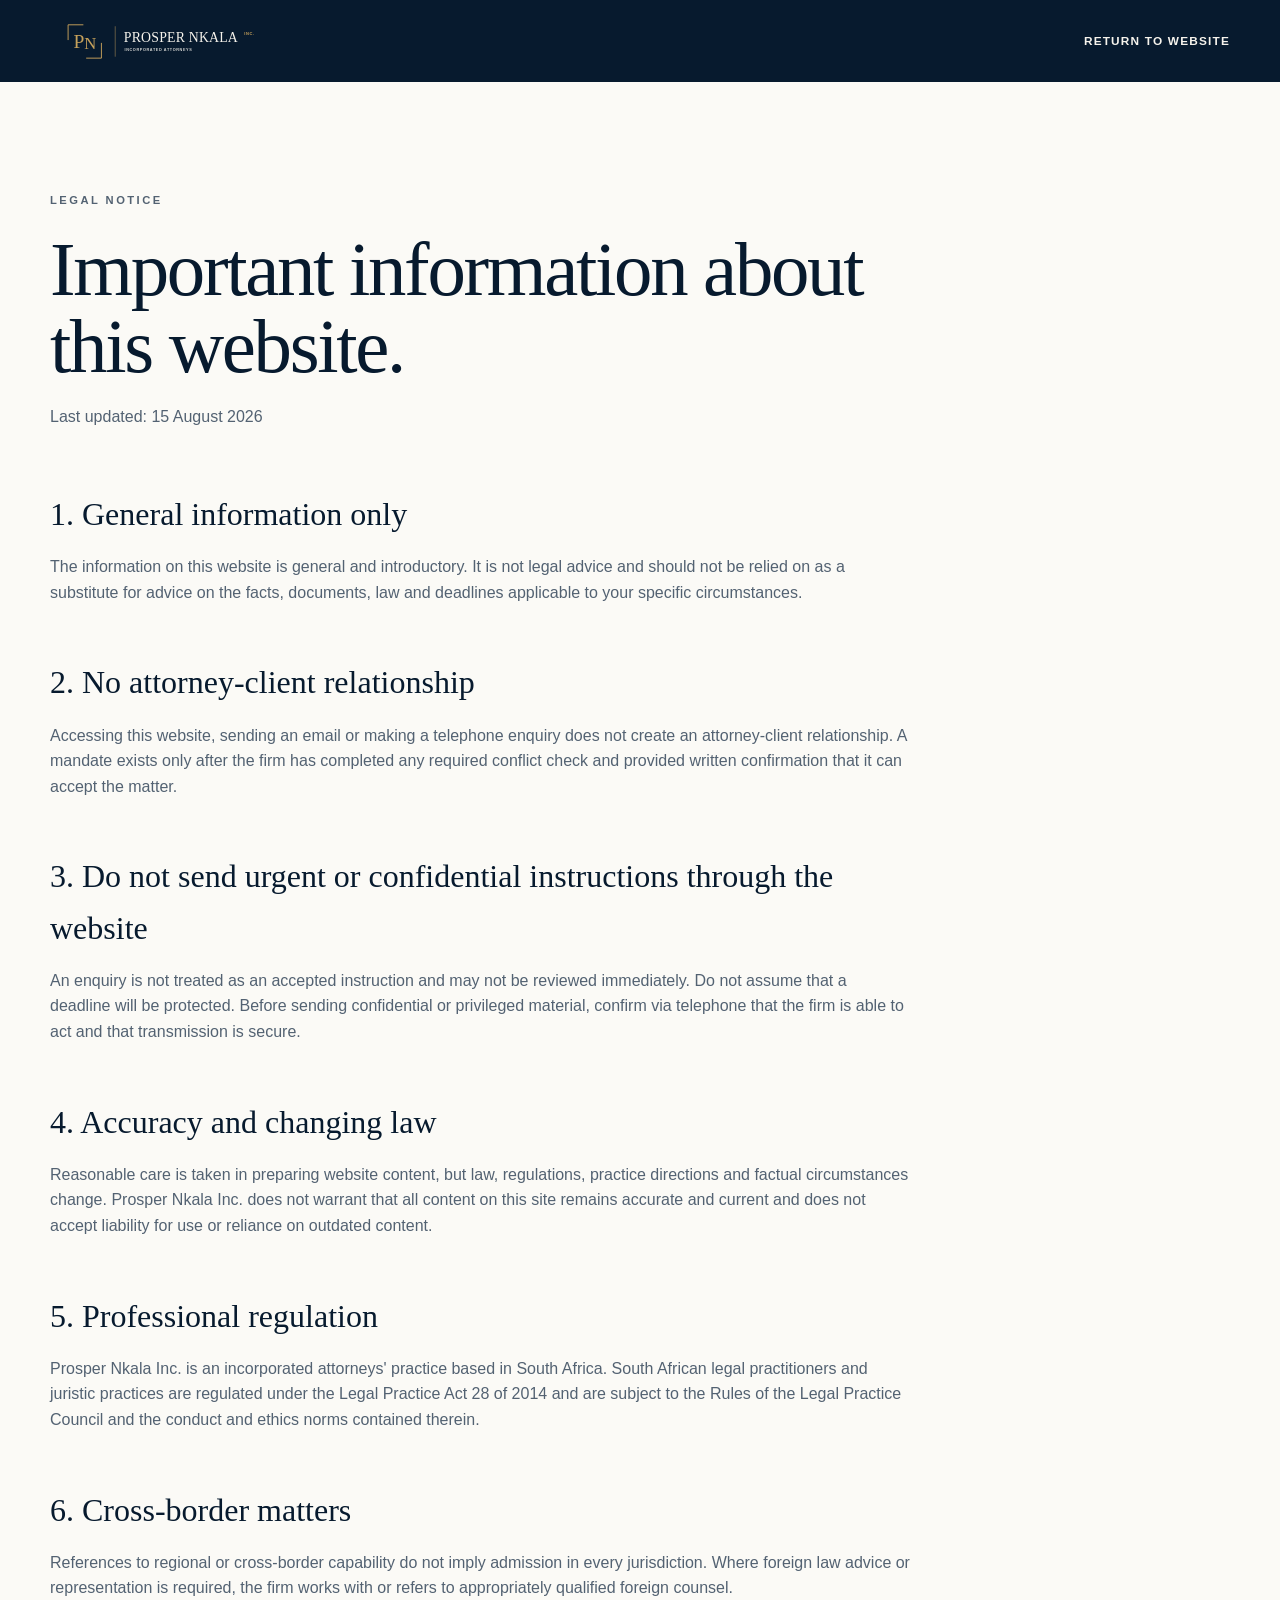
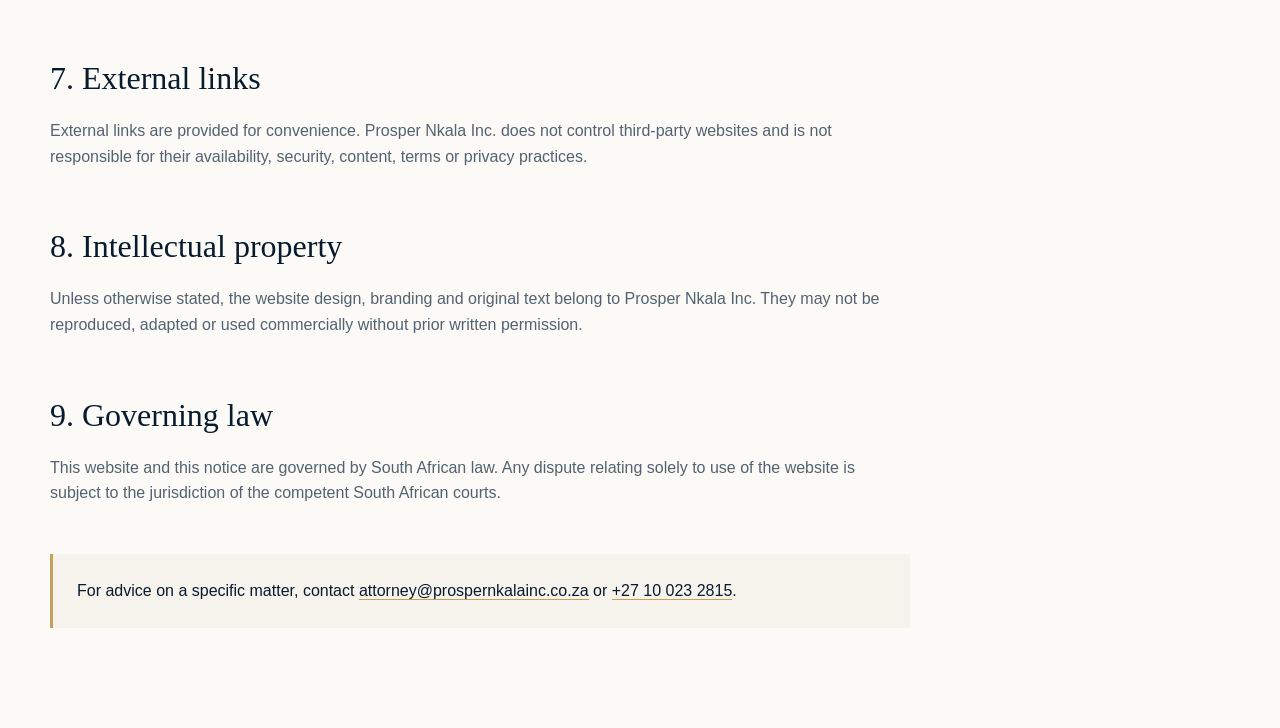
<file: legal-notice.html>
<!doctype html>
<html lang="en-ZA">
<head>
  <meta charset="utf-8">
  <meta name="viewport" content="width=device-width,initial-scale=1">
  <meta name="theme-color" content="#071A2E">
  <title>Legal Notice | Prosper Nkala Inc.</title>
  <meta name="description" content="Website terms and legal disclaimer for Prosper Nkala Inc.">
  <link rel="canonical" href="https://prospernkalainc.co.za/legal-notice.html">
  <link rel="icon" href="favicon.svg" type="image/svg+xml">
  <link rel="stylesheet" href="styles.css">
</head>
<body>
  <a class="skip-link" href="#main-content">Skip to main content</a>
  <div class="legal-shell">
    <header class="legal-header">
      <div class="container header-inner">
        <a class="logo-link" href="index.html" aria-label="Prosper Nkala Inc. home"><img class="brand-logo" src="assets/logo-reversed.svg" alt="Prosper Nkala Inc. Incorporated Attorneys" width="1250" height="420"></a>
        <a class="legal-back" href="index.html">Return to website</a>
      </div>
    </header>
    <main class="legal-main" id="main-content">
      <div class="container">
        <div class="legal-title"><p class="eyebrow">Legal notice</p><h1>Important information about this website.</h1><p>Last updated: 15 August 2026</p></div>
        <article class="legal-content">
          <h2>1. General information only</h2>
          <p>The information on this website is general and introductory. It is not legal advice and should not be relied on as a substitute for advice on the facts, documents, law and deadlines applicable to your specific circumstances.</p>

          <h2>2. No attorney-client relationship</h2>
          <p>Accessing this website, sending an email or making a telephone enquiry does not create an attorney-client relationship. A mandate exists only after the firm has completed any required conflict check and provided written confirmation that it can accept the matter.</p>

          <h2>3. Do not send urgent or confidential instructions through the website</h2>
          <p>An enquiry is not treated as an accepted instruction and may not be reviewed immediately. Do not assume that a deadline will be protected. Before sending confidential or privileged material, confirm via telephone that the firm is able to act and that transmission is secure.</p>

          <h2>4. Accuracy and changing law</h2>
          <p>Reasonable care is taken in preparing website content, but law, regulations, practice directions and factual circumstances change. Prosper Nkala Inc. does not warrant that all content on this site remains accurate and current and does not accept liability for use or reliance on outdated content.</p>

          <h2>5. Professional regulation</h2>
          <p>Prosper Nkala Inc. is an incorporated attorneys' practice based in South Africa. South African legal practitioners and juristic practices are regulated under the Legal Practice Act 28 of 2014 and are subject to the Rules of the Legal Practice Council and the conduct and ethics norms contained therein.</p>

          <h2>6. Cross-border matters</h2>
          <p>References to regional or cross-border capability do not imply admission in every jurisdiction. Where foreign law advice or representation is required, the firm works with or refers to appropriately qualified foreign counsel.</p>

          <h2>7. External links</h2>
          <p>External links are provided for convenience. Prosper Nkala Inc. does not control third-party websites and is not responsible for their availability, security, content, terms or privacy practices.</p>

          <h2>8. Intellectual property</h2>
          <p>Unless otherwise stated, the website design, branding and original text belong to Prosper Nkala Inc. They may not be reproduced, adapted or used commercially without prior written permission.</p>

          <h2>9. Governing law</h2>
          <p>This website and this notice are governed by South African law. Any dispute relating solely to use of the website is subject to the jurisdiction of the competent South African courts.</p>

          <div class="legal-note">For advice on a specific matter, contact <a href="mailto:attorney@prospernkalainc.co.za">attorney@prospernkalainc.co.za</a> or <a href="tel:+27100232815">+27 10 023 2815</a>.</div>
        </article>
      </div>
    </main>
  </div>
</body>
</html>
</file>
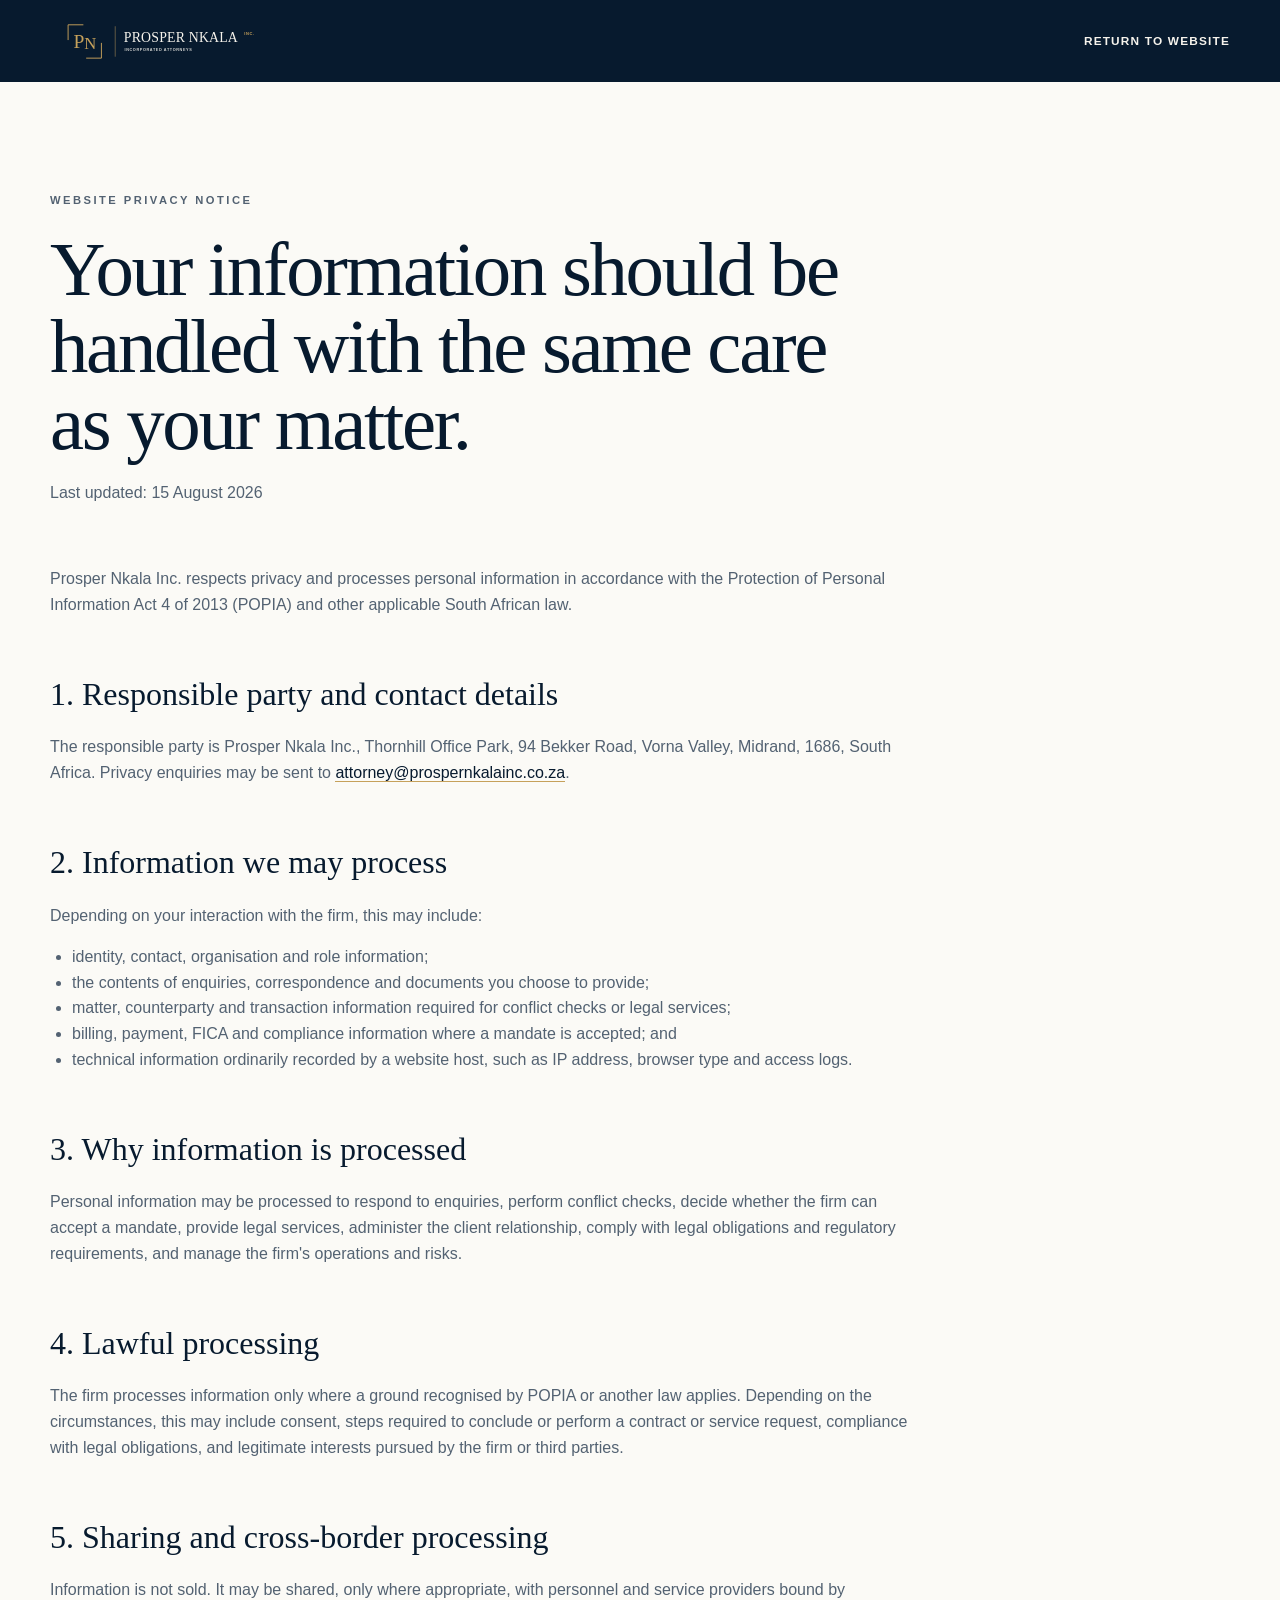
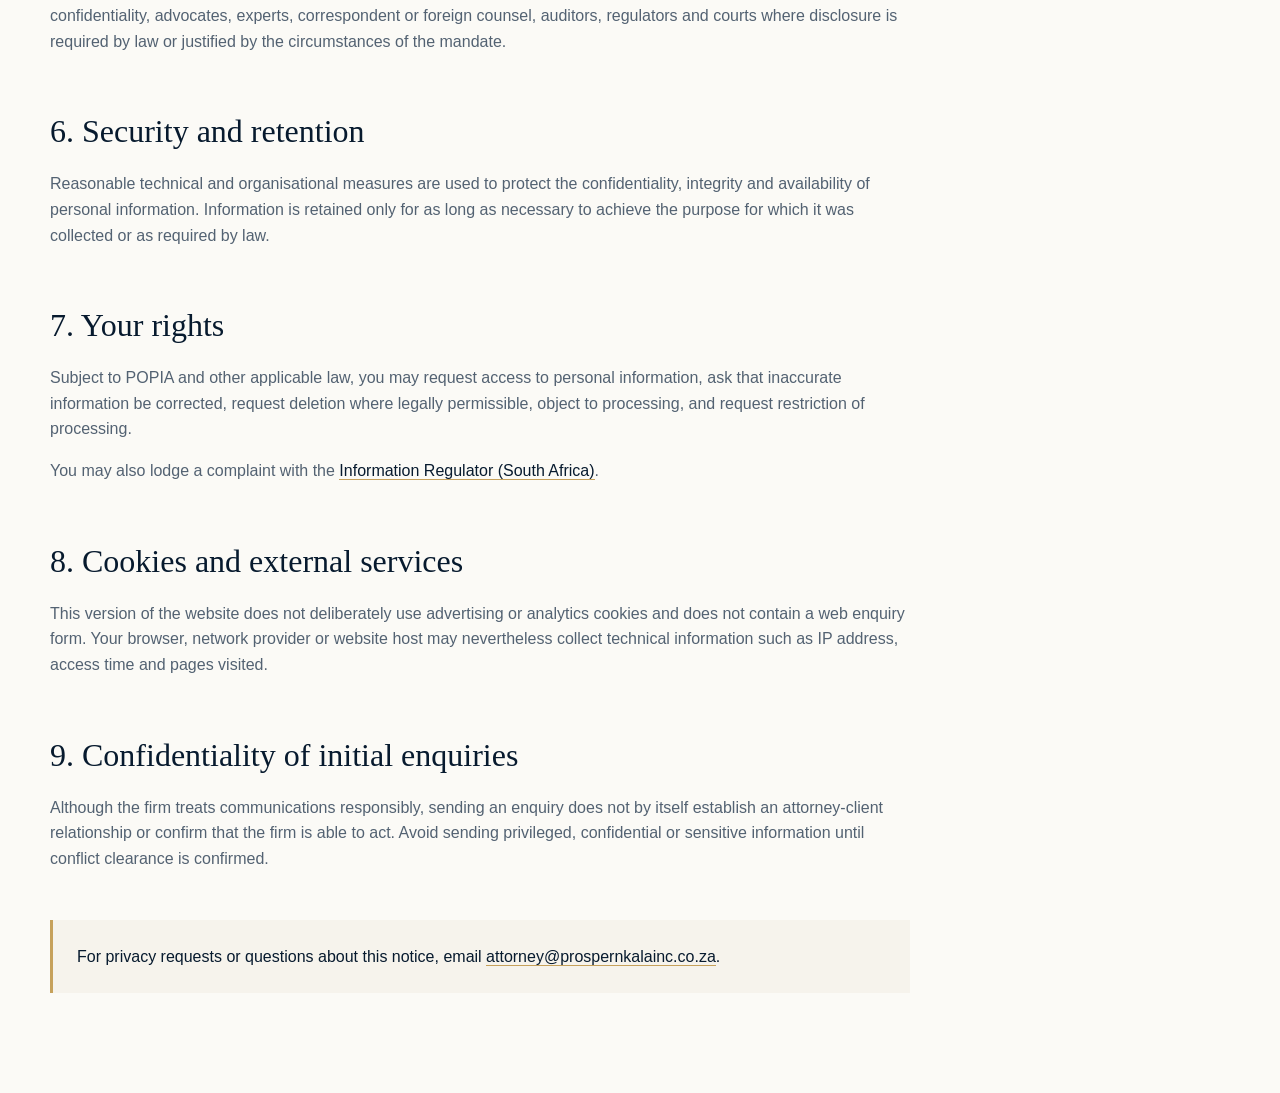
<file: privacy.html>
<!doctype html>
<html lang="en-ZA">
<head>
  <meta charset="utf-8">
  <meta name="viewport" content="width=device-width,initial-scale=1">
  <meta name="theme-color" content="#071A2E">
  <title>Privacy Notice | Prosper Nkala Inc.</title>
  <meta name="description" content="Privacy notice for Prosper Nkala Inc. in accordance with the Protection of Personal Information Act.">
  <link rel="canonical" href="https://prospernkalainc.co.za/privacy.html">
  <link rel="icon" href="favicon.svg" type="image/svg+xml">
  <link rel="stylesheet" href="styles.css">
</head>
<body>
  <a class="skip-link" href="#main-content">Skip to main content</a>
  <div class="legal-shell">
    <header class="legal-header">
      <div class="container header-inner">
        <a class="logo-link" href="index.html" aria-label="Prosper Nkala Inc. home"><img class="brand-logo" src="assets/logo-reversed.svg" alt="Prosper Nkala Inc. Incorporated Attorneys" width="1250" height="420"></a>
        <a class="legal-back" href="index.html">Return to website</a>
      </div>
    </header>
    <main class="legal-main" id="main-content">
      <div class="container">
        <div class="legal-title"><p class="eyebrow">Website privacy notice</p><h1>Your information should be handled with the same care as your matter.</h1><p>Last updated: 15 August 2026</p></div>
        <article class="legal-content">
          <p>Prosper Nkala Inc. respects privacy and processes personal information in accordance with the Protection of Personal Information Act 4 of 2013 (POPIA) and other applicable South African law.</p>

          <h2>1. Responsible party and contact details</h2>
          <p>The responsible party is Prosper Nkala Inc., Thornhill Office Park, 94 Bekker Road, Vorna Valley, Midrand, 1686, South Africa. Privacy enquiries may be sent to <a href="mailto:attorney@prospernkalainc.co.za">attorney@prospernkalainc.co.za</a>.</p>

          <h2>2. Information we may process</h2>
          <p>Depending on your interaction with the firm, this may include:</p>
          <ul>
            <li>identity, contact, organisation and role information;</li>
            <li>the contents of enquiries, correspondence and documents you choose to provide;</li>
            <li>matter, counterparty and transaction information required for conflict checks or legal services;</li>
            <li>billing, payment, FICA and compliance information where a mandate is accepted; and</li>
            <li>technical information ordinarily recorded by a website host, such as IP address, browser type and access logs.</li>
          </ul>

          <h2>3. Why information is processed</h2>
          <p>Personal information may be processed to respond to enquiries, perform conflict checks, decide whether the firm can accept a mandate, provide legal services, administer the client relationship, comply with legal obligations and regulatory requirements, and manage the firm's operations and risks.</p>

          <h2>4. Lawful processing</h2>
          <p>The firm processes information only where a ground recognised by POPIA or another law applies. Depending on the circumstances, this may include consent, steps required to conclude or perform a contract or service request, compliance with legal obligations, and legitimate interests pursued by the firm or third parties.</p>

          <h2>5. Sharing and cross-border processing</h2>
          <p>Information is not sold. It may be shared, only where appropriate, with personnel and service providers bound by confidentiality, advocates, experts, correspondent or foreign counsel, auditors, regulators and courts where disclosure is required by law or justified by the circumstances of the mandate.</p>

          <h2>6. Security and retention</h2>
          <p>Reasonable technical and organisational measures are used to protect the confidentiality, integrity and availability of personal information. Information is retained only for as long as necessary to achieve the purpose for which it was collected or as required by law.</p>

          <h2>7. Your rights</h2>
          <p>Subject to POPIA and other applicable law, you may request access to personal information, ask that inaccurate information be corrected, request deletion where legally permissible, object to processing, and request restriction of processing.
          <p>You may also lodge a complaint with the <a href="https://inforegulator.org.za/" target="_blank" rel="noreferrer">Information Regulator (South Africa)</a>.</p>

          <h2>8. Cookies and external services</h2>
          <p>This version of the website does not deliberately use advertising or analytics cookies and does not contain a web enquiry form. Your browser, network provider or website host may nevertheless collect technical information such as IP address, access time and pages visited.</p>

          <h2>9. Confidentiality of initial enquiries</h2>
          <p>Although the firm treats communications responsibly, sending an enquiry does not by itself establish an attorney-client relationship or confirm that the firm is able to act. Avoid sending privileged, confidential or sensitive information until conflict clearance is confirmed.</p>

          <div class="legal-note">For privacy requests or questions about this notice, email <a href="mailto:attorney@prospernkalainc.co.za">attorney@prospernkalainc.co.za</a>.</div>
        </article>
      </div>
    </main>
  </div>
</body>
</html>
</file>
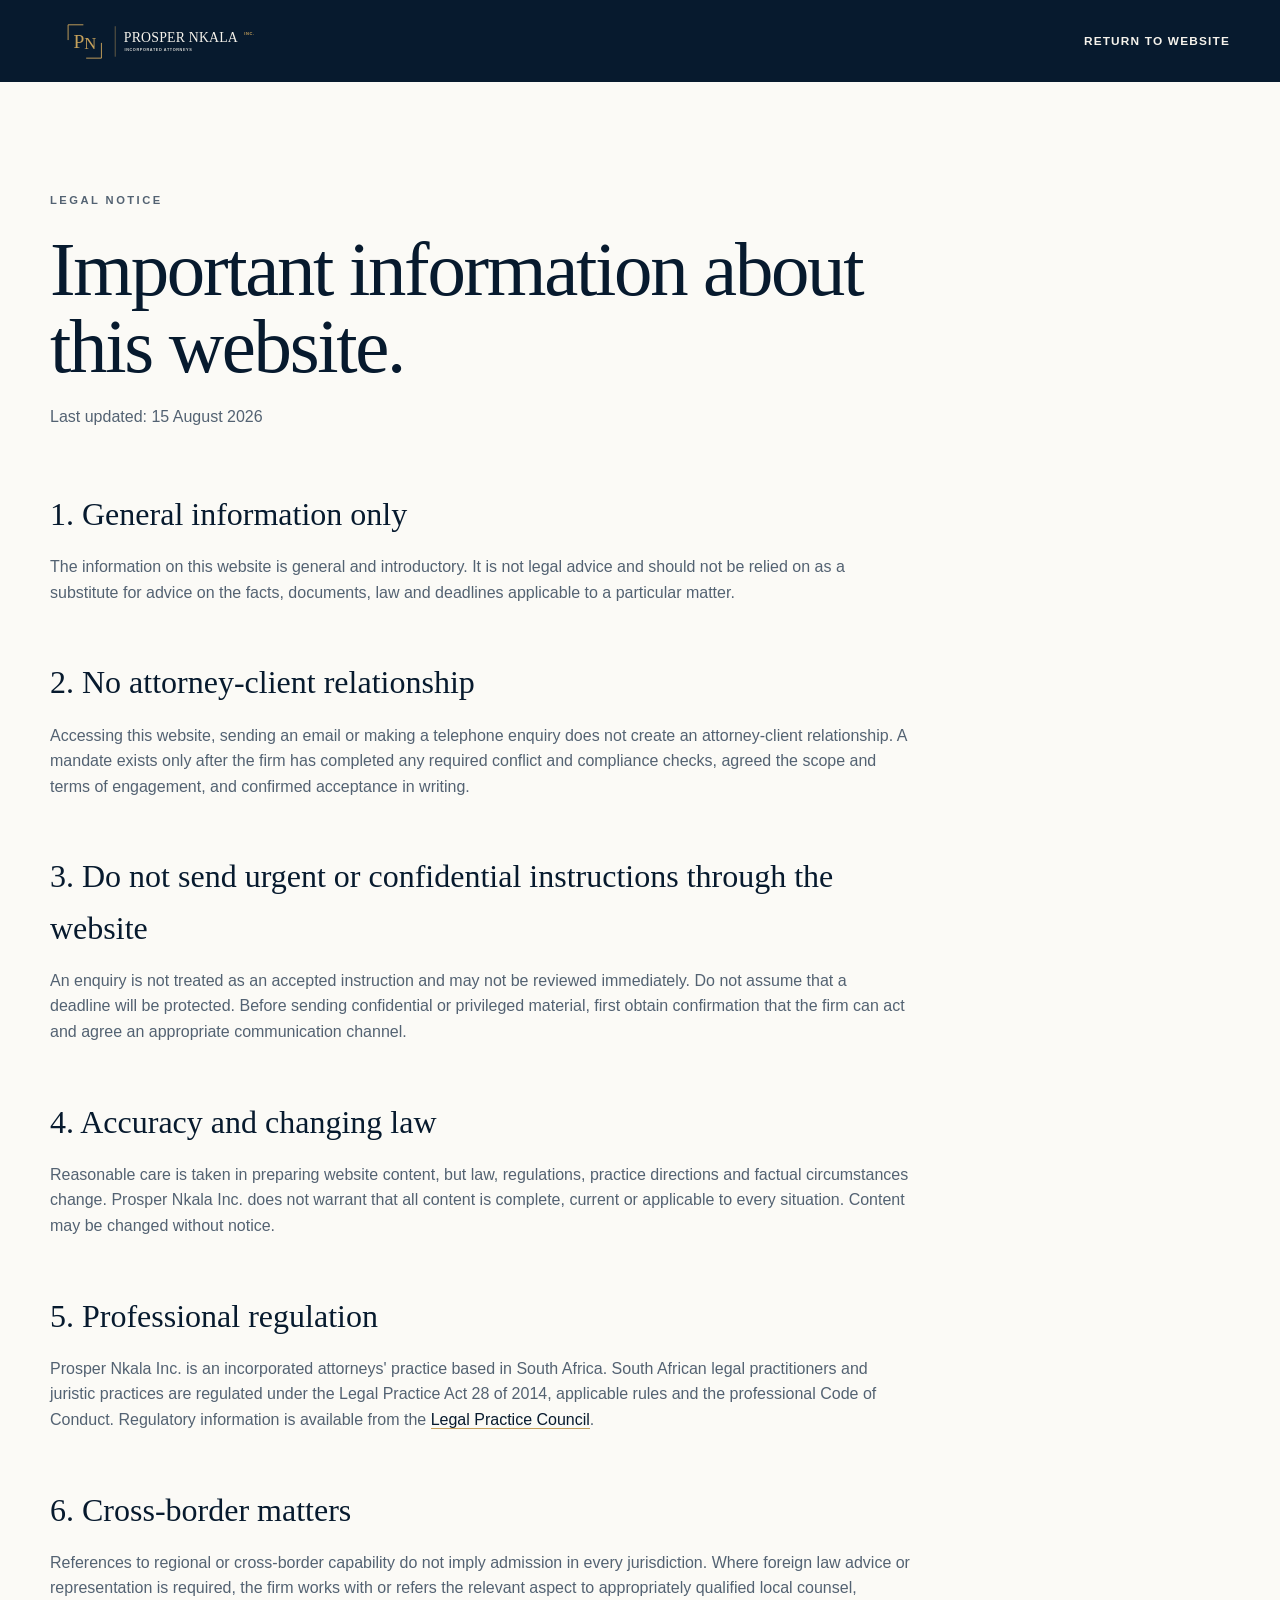
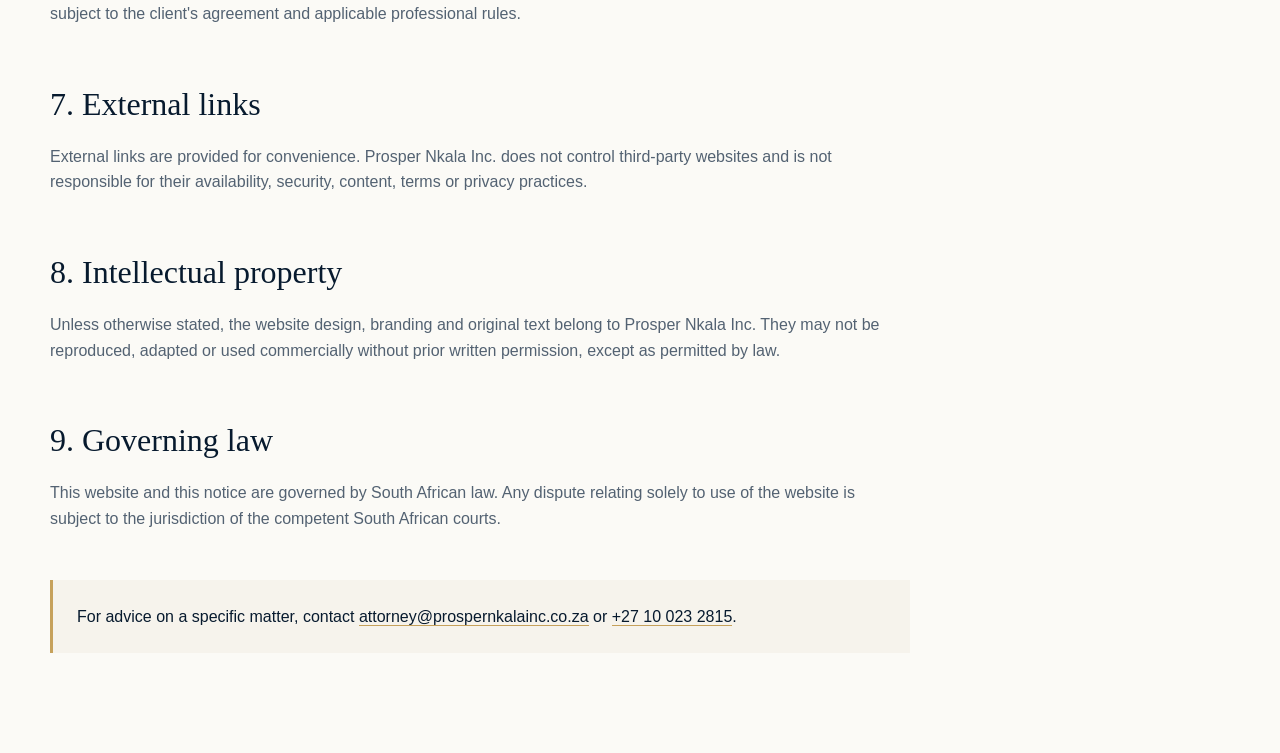
<file: Prosper_Nkala_Inc_GitHub_Ready_Website/Prosper_Nkala_Inc_GitHub_Ready_Website/legal-notice.html>
<!doctype html>
<html lang="en-ZA">
<head>
  <meta charset="utf-8">
  <meta name="viewport" content="width=device-width,initial-scale=1">
  <meta name="theme-color" content="#071A2E">
  <title>Legal Notice | Prosper Nkala Inc.</title>
  <meta name="description" content="Website terms and legal disclaimer for Prosper Nkala Inc.">
  <link rel="canonical" href="https://prospernkalainc.co.za/legal-notice.html">
  <link rel="icon" href="favicon.svg" type="image/svg+xml">
  <link rel="stylesheet" href="styles.css">
</head>
<body>
  <a class="skip-link" href="#main-content">Skip to main content</a>
  <div class="legal-shell">
    <header class="legal-header">
      <div class="container header-inner">
        <a class="logo-link" href="index.html" aria-label="Prosper Nkala Inc. home"><img class="brand-logo" src="assets/logo-reversed.svg" alt="Prosper Nkala Inc. Incorporated Attorneys" width="1250" height="420"></a>
        <a class="legal-back" href="index.html">Return to website</a>
      </div>
    </header>
    <main class="legal-main" id="main-content">
      <div class="container">
        <div class="legal-title"><p class="eyebrow">Legal notice</p><h1>Important information about this website.</h1><p>Last updated: 15 August 2026</p></div>
        <article class="legal-content">
          <h2>1. General information only</h2>
          <p>The information on this website is general and introductory. It is not legal advice and should not be relied on as a substitute for advice on the facts, documents, law and deadlines applicable to a particular matter.</p>

          <h2>2. No attorney-client relationship</h2>
          <p>Accessing this website, sending an email or making a telephone enquiry does not create an attorney-client relationship. A mandate exists only after the firm has completed any required conflict and compliance checks, agreed the scope and terms of engagement, and confirmed acceptance in writing.</p>

          <h2>3. Do not send urgent or confidential instructions through the website</h2>
          <p>An enquiry is not treated as an accepted instruction and may not be reviewed immediately. Do not assume that a deadline will be protected. Before sending confidential or privileged material, first obtain confirmation that the firm can act and agree an appropriate communication channel.</p>

          <h2>4. Accuracy and changing law</h2>
          <p>Reasonable care is taken in preparing website content, but law, regulations, practice directions and factual circumstances change. Prosper Nkala Inc. does not warrant that all content is complete, current or applicable to every situation. Content may be changed without notice.</p>

          <h2>5. Professional regulation</h2>
          <p>Prosper Nkala Inc. is an incorporated attorneys' practice based in South Africa. South African legal practitioners and juristic practices are regulated under the Legal Practice Act 28 of 2014, applicable rules and the professional Code of Conduct. Regulatory information is available from the <a href="https://lpc.org.za/" target="_blank" rel="noreferrer">Legal Practice Council</a>.</p>

          <h2>6. Cross-border matters</h2>
          <p>References to regional or cross-border capability do not imply admission in every jurisdiction. Where foreign law advice or representation is required, the firm works with or refers the relevant aspect to appropriately qualified local counsel, subject to the client's agreement and applicable professional rules.</p>

          <h2>7. External links</h2>
          <p>External links are provided for convenience. Prosper Nkala Inc. does not control third-party websites and is not responsible for their availability, security, content, terms or privacy practices.</p>

          <h2>8. Intellectual property</h2>
          <p>Unless otherwise stated, the website design, branding and original text belong to Prosper Nkala Inc. They may not be reproduced, adapted or used commercially without prior written permission, except as permitted by law.</p>

          <h2>9. Governing law</h2>
          <p>This website and this notice are governed by South African law. Any dispute relating solely to use of the website is subject to the jurisdiction of the competent South African courts.</p>

          <div class="legal-note">For advice on a specific matter, contact <a href="mailto:attorney@prospernkalainc.co.za">attorney@prospernkalainc.co.za</a> or <a href="tel:+27100232815">+27 10 023 2815</a>.</div>
        </article>
      </div>
    </main>
  </div>
</body>
</html>
</file>
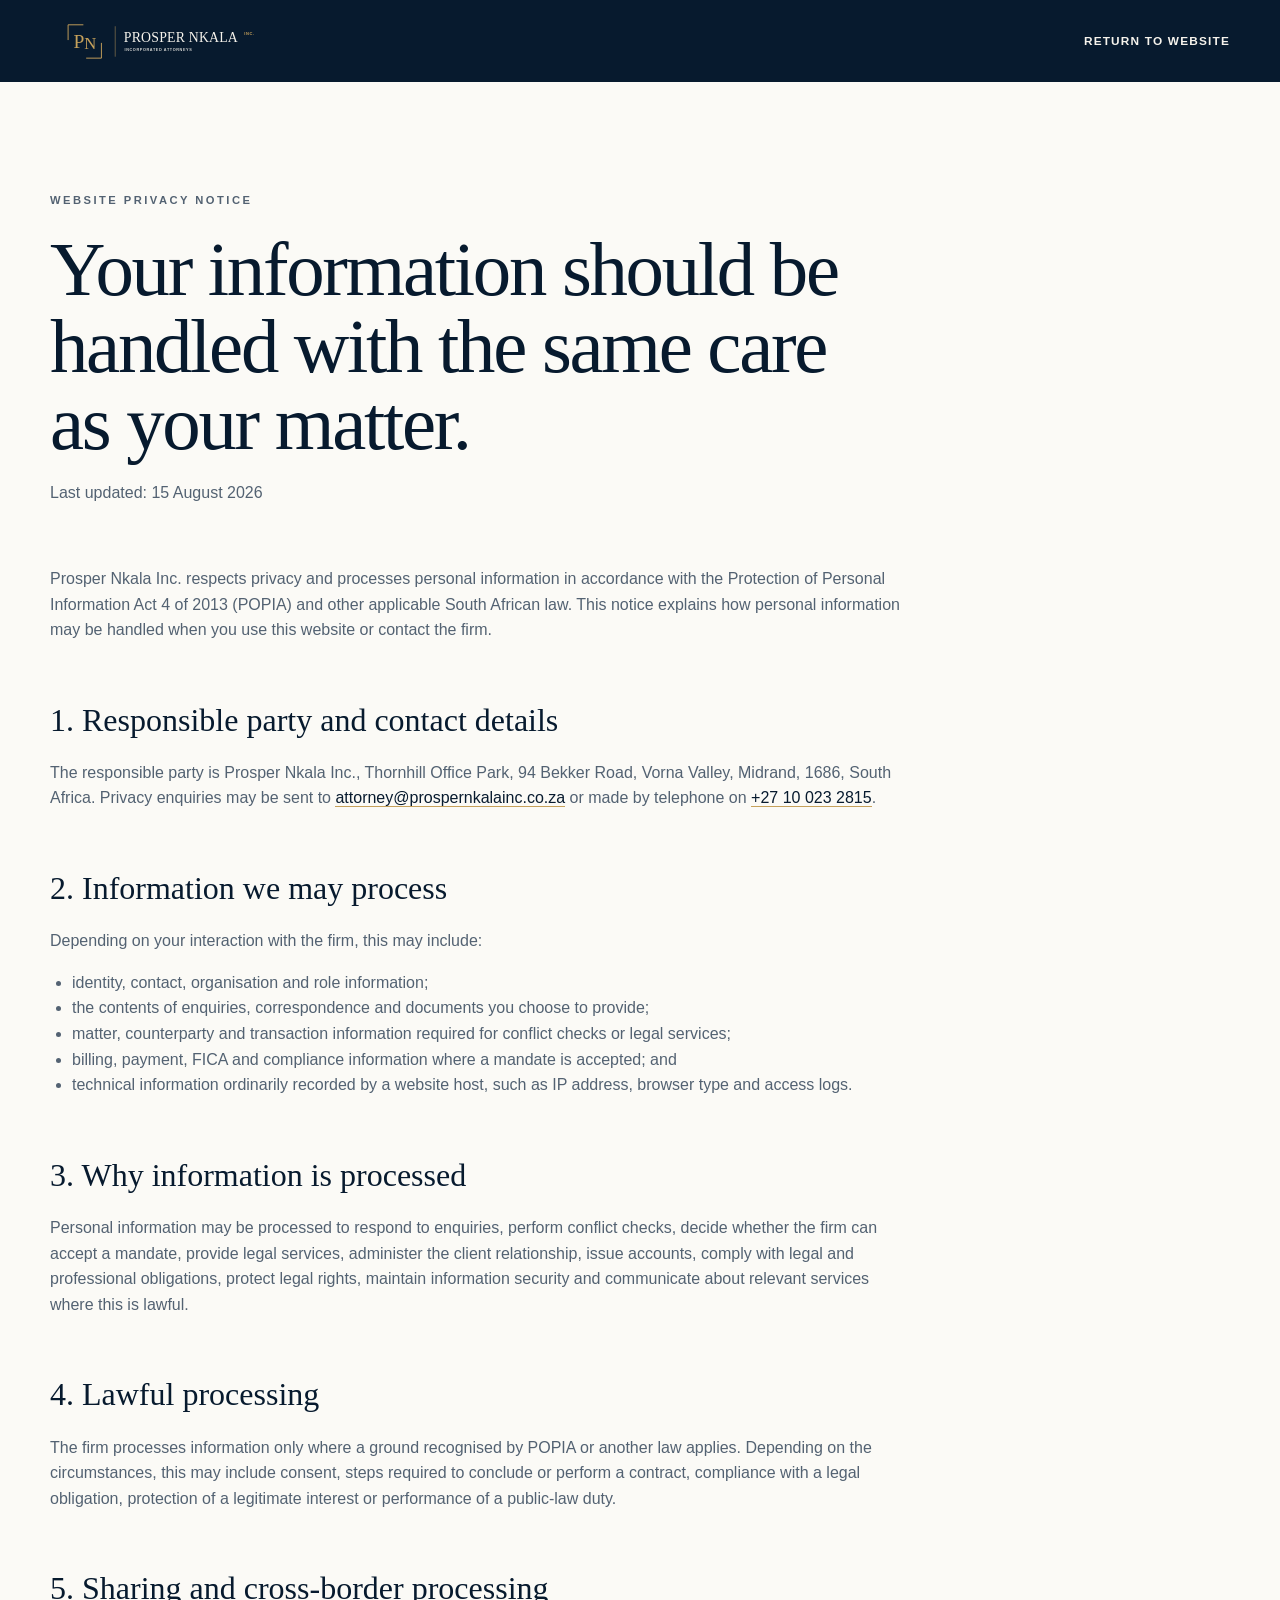
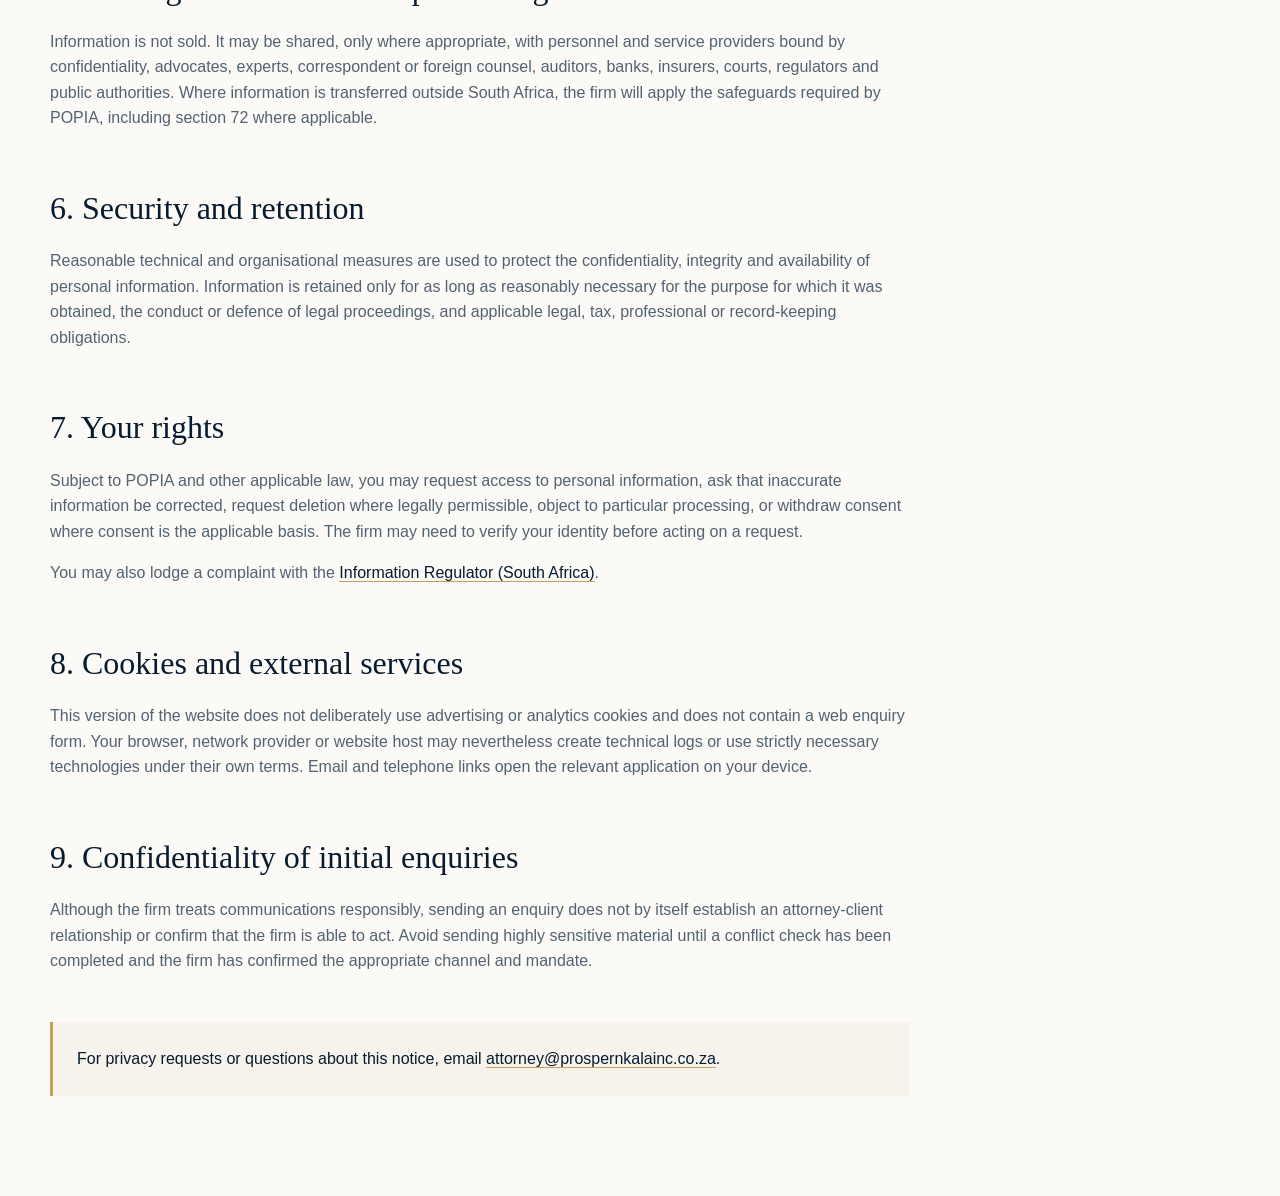
<file: Prosper_Nkala_Inc_GitHub_Ready_Website/Prosper_Nkala_Inc_GitHub_Ready_Website/privacy.html>
<!doctype html>
<html lang="en-ZA">
<head>
  <meta charset="utf-8">
  <meta name="viewport" content="width=device-width,initial-scale=1">
  <meta name="theme-color" content="#071A2E">
  <title>Privacy Notice | Prosper Nkala Inc.</title>
  <meta name="description" content="Privacy notice for Prosper Nkala Inc. in accordance with the Protection of Personal Information Act.">
  <link rel="canonical" href="https://prospernkalainc.co.za/privacy.html">
  <link rel="icon" href="favicon.svg" type="image/svg+xml">
  <link rel="stylesheet" href="styles.css">
</head>
<body>
  <a class="skip-link" href="#main-content">Skip to main content</a>
  <div class="legal-shell">
    <header class="legal-header">
      <div class="container header-inner">
        <a class="logo-link" href="index.html" aria-label="Prosper Nkala Inc. home"><img class="brand-logo" src="assets/logo-reversed.svg" alt="Prosper Nkala Inc. Incorporated Attorneys" width="1250" height="420"></a>
        <a class="legal-back" href="index.html">Return to website</a>
      </div>
    </header>
    <main class="legal-main" id="main-content">
      <div class="container">
        <div class="legal-title"><p class="eyebrow">Website privacy notice</p><h1>Your information should be handled with the same care as your matter.</h1><p>Last updated: 15 August 2026</p></div>
        <article class="legal-content">
          <p>Prosper Nkala Inc. respects privacy and processes personal information in accordance with the Protection of Personal Information Act 4 of 2013 (POPIA) and other applicable South African law. This notice explains how personal information may be handled when you use this website or contact the firm.</p>

          <h2>1. Responsible party and contact details</h2>
          <p>The responsible party is Prosper Nkala Inc., Thornhill Office Park, 94 Bekker Road, Vorna Valley, Midrand, 1686, South Africa. Privacy enquiries may be sent to <a href="mailto:attorney@prospernkalainc.co.za">attorney@prospernkalainc.co.za</a> or made by telephone on <a href="tel:+27100232815">+27 10 023 2815</a>.</p>

          <h2>2. Information we may process</h2>
          <p>Depending on your interaction with the firm, this may include:</p>
          <ul>
            <li>identity, contact, organisation and role information;</li>
            <li>the contents of enquiries, correspondence and documents you choose to provide;</li>
            <li>matter, counterparty and transaction information required for conflict checks or legal services;</li>
            <li>billing, payment, FICA and compliance information where a mandate is accepted; and</li>
            <li>technical information ordinarily recorded by a website host, such as IP address, browser type and access logs.</li>
          </ul>

          <h2>3. Why information is processed</h2>
          <p>Personal information may be processed to respond to enquiries, perform conflict checks, decide whether the firm can accept a mandate, provide legal services, administer the client relationship, issue accounts, comply with legal and professional obligations, protect legal rights, maintain information security and communicate about relevant services where this is lawful.</p>

          <h2>4. Lawful processing</h2>
          <p>The firm processes information only where a ground recognised by POPIA or another law applies. Depending on the circumstances, this may include consent, steps required to conclude or perform a contract, compliance with a legal obligation, protection of a legitimate interest or performance of a public-law duty.</p>

          <h2>5. Sharing and cross-border processing</h2>
          <p>Information is not sold. It may be shared, only where appropriate, with personnel and service providers bound by confidentiality, advocates, experts, correspondent or foreign counsel, auditors, banks, insurers, courts, regulators and public authorities. Where information is transferred outside South Africa, the firm will apply the safeguards required by POPIA, including section 72 where applicable.</p>

          <h2>6. Security and retention</h2>
          <p>Reasonable technical and organisational measures are used to protect the confidentiality, integrity and availability of personal information. Information is retained only for as long as reasonably necessary for the purpose for which it was obtained, the conduct or defence of legal proceedings, and applicable legal, tax, professional or record-keeping obligations.</p>

          <h2>7. Your rights</h2>
          <p>Subject to POPIA and other applicable law, you may request access to personal information, ask that inaccurate information be corrected, request deletion where legally permissible, object to particular processing, or withdraw consent where consent is the applicable basis. The firm may need to verify your identity before acting on a request.</p>
          <p>You may also lodge a complaint with the <a href="https://inforegulator.org.za/" target="_blank" rel="noreferrer">Information Regulator (South Africa)</a>.</p>

          <h2>8. Cookies and external services</h2>
          <p>This version of the website does not deliberately use advertising or analytics cookies and does not contain a web enquiry form. Your browser, network provider or website host may nevertheless create technical logs or use strictly necessary technologies under their own terms. Email and telephone links open the relevant application on your device.</p>

          <h2>9. Confidentiality of initial enquiries</h2>
          <p>Although the firm treats communications responsibly, sending an enquiry does not by itself establish an attorney-client relationship or confirm that the firm is able to act. Avoid sending highly sensitive material until a conflict check has been completed and the firm has confirmed the appropriate channel and mandate.</p>

          <div class="legal-note">For privacy requests or questions about this notice, email <a href="mailto:attorney@prospernkalainc.co.za">attorney@prospernkalainc.co.za</a>.</div>
        </article>
      </div>
    </main>
  </div>
</body>
</html>
</file>
<file: styles.css>
:root {
  --navy: #071a2e;
  --navy-2: #102a46;
  --gold: #c6a15b;
  --gold-soft: #d7bc82;
  --ivory: #f6f3ec;
  --paper: #fbfaf6;
  --slate: #536272;
  --mist: #d7dee4;
  --white: #ffffff;
  --border: rgba(7, 26, 46, 0.14);
  --font-display: "Iowan Old Style", "Baskerville", "Times New Roman", Georgia, serif;
  --font-sans: Inter, "Avenir Next", Avenir, "Segoe UI", Arial, Helvetica, sans-serif;
  --shadow: 0 28px 70px rgba(7, 26, 46, 0.12);
}

* { box-sizing: border-box; }
html { scroll-behavior: smooth; scroll-padding-top: 92px; }
body {
  margin: 0;
  background: var(--ivory);
  color: var(--navy);
  font-family: var(--font-sans);
  font-size: 16px;
  line-height: 1.6;
  text-rendering: optimizeLegibility;
  -webkit-font-smoothing: antialiased;
}
body, a, button, summary { -webkit-tap-highlight-color: transparent; }
img { display: block; max-width: 100%; }
a { color: inherit; text-decoration: none; }
p, h1, h2, h3 { margin-top: 0; }
button, summary { font: inherit; }
::selection { background: var(--gold); color: var(--navy); }

.container { width: min(1180px, calc(100% - 48px)); margin: 0 auto; }
.skip-link {
  position: fixed; left: 20px; top: -80px; z-index: 9999; padding: 12px 18px;
  background: var(--gold); color: var(--navy); font-weight: 700; transition: top .2s ease;
}
.skip-link:focus { top: 16px; }
.scroll-progress { position: fixed; inset: 0 auto auto 0; width: 0; height: 3px; background: var(--gold); z-index: 999; }
.back-to-top {
  position: fixed; right: max(20px, env(safe-area-inset-right)); bottom: max(20px, env(safe-area-inset-bottom)); z-index: 89;
  min-width: 50px; min-height: 50px; padding: 0 15px; border: 1px solid rgba(198,161,91,.58); border-radius: 999px;
  background: rgba(7,26,46,.96); color: var(--gold-soft); box-shadow: 0 14px 38px rgba(7,26,46,.25);
  display: inline-flex; align-items: center; justify-content: center; gap: 8px; font-size: .72rem; font-weight: 800; letter-spacing: .08em; text-transform: uppercase;
  opacity: 0; visibility: hidden; pointer-events: none; transform: translateY(12px); transition: opacity .22s ease, transform .22s ease, visibility .22s, background .2s ease;
}
.back-to-top:hover, .back-to-top:focus-visible { background: var(--navy-2); }
.back-to-top.is-visible { opacity: 1; visibility: visible; pointer-events: auto; transform: translateY(0); }
.back-to-top > span:first-child { color: var(--gold); font-size: 1rem; }

.site-header {
  position: fixed; inset: 0 0 auto; z-index: 100; height: 82px;
  background: rgba(7, 26, 46, .94); border-bottom: 1px solid rgba(198, 161, 91, .24);
  backdrop-filter: blur(16px); -webkit-backdrop-filter: blur(16px);
}
.header-inner { height: 100%; display: flex; align-items: center; gap: 34px; }
.logo-link { display: flex; align-items: center; width: 238px; flex: 0 0 auto; }
.brand-logo { width: 100%; height: auto; }
.desktop-nav { display: flex; align-items: center; justify-content: center; gap: 28px; margin-left: auto; }
.desktop-nav a {
  color: rgba(246, 243, 236, .78); font-size: .73rem; font-weight: 700; letter-spacing: .12em;
  text-transform: uppercase; transition: color .2s ease;
}
.desktop-nav a:hover, .desktop-nav a:focus-visible { color: var(--gold-soft); }
.header-cta {
  display: inline-flex; align-items: center; gap: 14px; padding: 11px 0 10px 20px;
  border-left: 1px solid rgba(198, 161, 91, .55); color: var(--ivory); font-size: .8rem; font-weight: 700;
}
.header-cta span { color: var(--gold); font-size: 1.05rem; }
.mobile-nav { display: none; margin-left: auto; }

.hero {
  position: relative; min-height: max(680px, 100svh); overflow: hidden; padding: 174px 0 96px;
  background:
    linear-gradient(rgba(255,255,255,.025) 1px, transparent 1px),
    linear-gradient(90deg, rgba(255,255,255,.025) 1px, transparent 1px),
    radial-gradient(circle at 82% 24%, rgba(198,161,91,.10), transparent 25%),
    linear-gradient(135deg, var(--navy-2), var(--navy) 68%);
  background-size: 64px 64px, 64px 64px, auto, auto;
  color: var(--ivory);
}
.hero::after { content: ""; position: absolute; left: 0; bottom: 0; width: 31%; height: 6px; background: var(--gold); }
.hero-orbit { position: absolute; border: 1px solid rgba(198,161,91,.18); border-radius: 50%; pointer-events: none; }
.orbit-one { width: 670px; height: 670px; right: -240px; top: 90px; }
.orbit-two { width: 430px; height: 430px; right: -90px; top: 210px; }
.hero-grid { position: relative; z-index: 2; display: grid; grid-template-columns: minmax(0, 1.35fr) minmax(340px, .65fr); gap: 72px; align-items: end; }
.eyebrow { margin-bottom: 22px; color: var(--gold); font-size: .7rem; font-weight: 800; letter-spacing: .22em; text-transform: uppercase; }
.eyebrow.light { color: var(--gold-soft); }
.hero h1 {
  max-width: 860px; margin-bottom: 28px; font-family: var(--font-display); font-size: clamp(4rem, 7.25vw, 7.4rem);
  font-weight: 400; line-height: .91; letter-spacing: -.045em;
}
.hero-intro { max-width: 740px; margin-bottom: 36px; color: rgba(246,243,236,.76); font-size: 1.12rem; line-height: 1.75; }
.hero-actions { display: flex; align-items: center; gap: 30px; flex-wrap: wrap; }
.button {
  display: inline-flex; align-items: center; justify-content: center; gap: 22px; min-height: 54px; padding: 0 25px;
  border: 1px solid transparent; font-size: .74rem; font-weight: 800; letter-spacing: .1em; text-transform: uppercase;
  transition: transform .25s ease, background .25s ease, color .25s ease;
}
.button:hover { transform: translateY(-2px); }
.button-gold { background: var(--gold); color: var(--navy); }
.button-gold:hover { background: var(--gold-soft); }
.text-link {
  display: inline-flex; align-items: center; gap: 18px; padding-bottom: 4px; border-bottom: 1px solid rgba(7,26,46,.35);
  font-size: .77rem; font-weight: 800; letter-spacing: .1em; text-transform: uppercase;
}
.text-link span { color: var(--gold); font-size: 1rem; }
.light-link { color: var(--ivory); border-color: rgba(246,243,236,.32); }
.hero-proof { display: flex; align-items: center; gap: 14px; margin-top: 58px; color: rgba(246,243,236,.58); font-size: .72rem; letter-spacing: .07em; text-transform: uppercase; }
.hero-proof i { width: 3px; height: 3px; background: var(--gold); border-radius: 50%; }

.hero-panel {
  position: relative; min-height: 550px; padding: 44px 38px 34px; overflow: hidden;
  border: 1px solid rgba(198,161,91,.46); background: rgba(7,26,46,.38); box-shadow: 0 30px 80px rgba(0,0,0,.18);
}
.hero-panel::before, .hero-panel::after { content: ""; position: absolute; background: var(--gold); }
.hero-panel::before { width: 44px; height: 1px; top: 18px; right: 18px; }
.hero-panel::after { width: 1px; height: 44px; top: 18px; right: 18px; }
.panel-monogram { position: absolute; width: 340px; right: -70px; bottom: -70px; opacity: .055; filter: grayscale(1) brightness(2); }
.panel-kicker { position: relative; margin-bottom: 22px; color: var(--gold); font-size: .65rem; font-weight: 800; letter-spacing: .22em; text-transform: uppercase; }
.hero-panel h2 { position: relative; max-width: 340px; margin-bottom: 44px; font-family: var(--font-display); font-size: 2.45rem; font-weight: 400; line-height: 1.12; }
.panel-grid { position: relative; display: grid; grid-template-columns: 1fr 1fr; border-top: 1px solid rgba(198,161,91,.38); border-left: 1px solid rgba(198,161,91,.38); }
.panel-grid div { min-height: 128px; padding: 18px; border-right: 1px solid rgba(198,161,91,.38); border-bottom: 1px solid rgba(198,161,91,.38); }
.panel-grid span { display: block; color: var(--gold); font-size: .64rem; font-weight: 800; }
.panel-grid strong { display: block; margin: 12px 0 4px; color: var(--ivory); font-family: var(--font-display); font-size: 1.25rem; font-weight: 400; }
.panel-grid small { color: rgba(246,243,236,.48); font-size: .66rem; line-height: 1.4; }

.signal-strip { background: var(--gold); color: var(--navy); }
.signal-inner { min-height: 62px; display: grid; grid-template-columns: repeat(4, 1fr); align-items: center; }
.signal-inner span { padding: 0 22px; border-right: 1px solid rgba(7,26,46,.24); font-size: .68rem; font-weight: 800; letter-spacing: .12em; text-align: center; text-transform: uppercase; }
.signal-inner span:last-child { border-right: 0; }

.section { padding: 118px 0; }
@media (min-width: 1101px) and (min-height: 700px) {
  .section { min-block-size: calc(100svh - 82px); display: flex; align-items: center; }
  .section > .container { width: min(1180px, calc(100% - 48px)); }
}
.position-section { background: var(--paper); }
.split-intro { display: grid; grid-template-columns: 1.15fr .85fr; gap: 105px; align-items: start; }
.display-heading { max-width: 720px; margin-bottom: 0; font-family: var(--font-display); font-size: clamp(2.8rem, 5vw, 5rem); font-weight: 400; line-height: 1.03; letter-spacing: -.035em; }
.display-heading.light { color: var(--ivory); }
.intro-copy { padding-top: 44px; color: var(--slate); }
.intro-copy .lead, .firm-copy .lead { color: var(--navy); font-family: var(--font-display); font-size: 1.55rem; line-height: 1.48; }
.intro-copy p { margin-bottom: 26px; }

.expertise-section { background: var(--ivory); }
.section-heading-row { display: grid; grid-template-columns: 1.2fr .55fr; gap: 90px; align-items: end; margin-bottom: 64px; }
.section-heading-row > p { max-width: 410px; margin: 0 0 8px auto; color: var(--slate); }
.section-heading-row.compact { margin-bottom: 54px; }
.expertise-grid { display: grid; grid-template-columns: 1fr 1fr; border-top: 1px solid var(--border); border-left: 1px solid var(--border); }
.expertise-card { min-height: 340px; padding: 38px; border-right: 1px solid var(--border); border-bottom: 1px solid var(--border); transition: background .25s ease, transform .25s ease; }
.expertise-card:hover { background: var(--paper); transform: translateY(-3px); box-shadow: var(--shadow); position: relative; z-index: 2; }
.card-topline { display: flex; align-items: center; margin-bottom: 55px; }
.card-topline span { color: var(--gold); font-size: .7rem; font-weight: 800; }
.card-topline i { flex: 1; height: 1px; margin-left: 20px; background: var(--border); }
.expertise-card h3 { max-width: 470px; margin-bottom: 20px; font-family: var(--font-display); font-size: 2rem; font-weight: 400; line-height: 1.15; }
.expertise-card p { max-width: 510px; color: var(--slate); }
.expertise-card small { display: block; margin-top: 28px; color: var(--gold); font-size: .64rem; font-weight: 800; letter-spacing: .12em; text-transform: uppercase; }

.sectors-section { position: relative; overflow: hidden; background: var(--navy); color: var(--ivory); }
.sectors-section::before { content: "PN"; position: absolute; right: -60px; top: -100px; color: rgba(198,161,91,.035); font-family: var(--font-display); font-size: 28rem; line-height: 1; }
.sectors-title-block { position: relative; max-width: 940px; margin-bottom: 70px; }
.sector-grid { position: relative; display: grid; grid-template-columns: repeat(3, 1fr); border-top: 1px solid rgba(215,222,228,.2); border-left: 1px solid rgba(215,222,228,.2); }
.sector-card { min-height: 270px; padding: 34px; border-right: 1px solid rgba(215,222,228,.2); border-bottom: 1px solid rgba(215,222,228,.2); }
.sector-card span { color: var(--gold); font-size: .66rem; font-weight: 800; }
.sector-card h3 { margin: 48px 0 16px; font-family: var(--font-display); font-size: 1.75rem; font-weight: 400; }
.sector-card p { max-width: 290px; color: rgba(246,243,236,.58); font-size: .9rem; }
.regional-note { position: relative; max-width: 820px; margin: 38px 0 0 auto; padding-left: 24px; border-left: 2px solid var(--gold); color: rgba(246,243,236,.56); font-size: .81rem; }

.approach-section { background: var(--paper); }
.approach-line { width: 100%; height: 1px; background: linear-gradient(90deg, var(--gold) 0 12%, var(--mist) 12%); }
.approach-grid { display: grid; grid-template-columns: repeat(4, 1fr); }
.approach-step { min-height: 290px; padding: 34px 30px 0 0; }
.approach-step span { display: inline-grid; place-items: center; width: 42px; height: 42px; margin-bottom: 42px; border: 1px solid var(--gold); color: var(--gold); font-size: .66rem; font-weight: 800; }
.approach-step h3 { max-width: 220px; margin-bottom: 18px; font-family: var(--font-display); font-size: 1.6rem; font-weight: 400; line-height: 1.16; }
.approach-step p { max-width: 250px; color: var(--slate); font-size: .9rem; }

.firm-section { background: var(--ivory); }
.firm-grid { display: grid; grid-template-columns: .75fr 1.25fr; gap: 100px; align-items: center; }
.portrait-mark { position: relative; min-height: 610px; overflow: hidden; background: linear-gradient(145deg, var(--navy-2), var(--navy)); box-shadow: var(--shadow); }
.portrait-mark::before { content: ""; position: absolute; inset: 0; background: linear-gradient(rgba(255,255,255,.025) 1px, transparent 1px), linear-gradient(90deg, rgba(255,255,255,.025) 1px, transparent 1px); background-size: 64px 64px; }
.portrait-mark strong { position: absolute; left: 58px; top: 95px; color: var(--gold); font-family: var(--font-display); font-size: 10rem; font-weight: 400; line-height: 1; }
.portrait-mark small { position: absolute; left: 60px; bottom: 62px; color: var(--ivory); font-family: var(--font-display); font-size: 1.5rem; line-height: 1.5; }
.corner { position: absolute; width: 82px; height: 82px; }
.corner-a { top: 54px; left: 44px; border-top: 2px solid var(--gold); border-left: 2px solid var(--gold); }
.corner-b { top: 210px; left: 220px; border-right: 2px solid var(--gold); border-bottom: 2px solid var(--gold); }
.firm-copy h2 { margin-bottom: 2px; font-family: var(--font-display); font-size: clamp(3.5rem, 6vw, 6rem); font-weight: 400; line-height: 1; }
.role { margin-bottom: 36px; color: var(--gold); font-size: .7rem; font-weight: 800; letter-spacing: .12em; text-transform: uppercase; }
.firm-copy > p:not(.eyebrow):not(.role) { max-width: 650px; }
.firm-copy > p:last-of-type { color: var(--slate); }
.credential-row { display: flex; gap: 10px; flex-wrap: wrap; margin-top: 34px; }
.credential-row span { padding: 9px 12px; border: 1px solid var(--border); color: var(--navy); font-size: .66rem; font-weight: 700; letter-spacing: .06em; text-transform: uppercase; }

.priorities-section { background: var(--paper); border-top: 1px solid var(--border); }
.priority-grid { display: grid; grid-template-columns: repeat(3, 1fr); gap: 20px; }
.priority-card { min-height: 360px; padding: 36px; background: var(--ivory); border-top: 3px solid var(--gold); }
.priority-card > span { color: var(--gold); font-size: .65rem; font-weight: 800; letter-spacing: .14em; }
.priority-card h3 { margin: 72px 0 20px; font-family: var(--font-display); font-size: 2rem; font-weight: 400; line-height: 1.16; }
.priority-card p { color: var(--slate); font-size: .9rem; }

.contact-section { position: relative; padding: 120px 0 42px; overflow: hidden; background: linear-gradient(135deg, var(--navy-2), var(--navy)); color: var(--ivory); }
.contact-section::before { content: ""; position: absolute; width: 620px; height: 620px; right: -270px; bottom: -290px; border: 1px solid rgba(198,161,91,.18); border-radius: 50%; }
.contact-grid { position: relative; display: grid; grid-template-columns: 1.15fr .85fr; gap: 100px; }
.contact-lead h2 { max-width: 720px; margin-bottom: 24px; font-family: var(--font-display); font-size: clamp(3.4rem, 6.2vw, 6.6rem); font-weight: 400; line-height: .98; letter-spacing: -.04em; }
.contact-lead > p:not(.eyebrow) { max-width: 630px; margin-bottom: 34px; color: rgba(246,243,236,.65); }
.contact-details { border-top: 1px solid rgba(198,161,91,.45); }
.contact-details > div { padding: 23px 0; border-bottom: 1px solid rgba(198,161,91,.25); }
.contact-details span { display: block; margin-bottom: 8px; color: var(--gold); font-size: .64rem; font-weight: 800; letter-spacing: .15em; text-transform: uppercase; }
.contact-details a, .contact-details address { display: block; color: var(--ivory); font-family: var(--font-display); font-size: 1.18rem; font-style: normal; line-height: 1.45; }
.contact-details a:hover { color: var(--gold-soft); }
.contact-details .matter-note p { margin: 0; color: rgba(246,243,236,.55); font-size: .81rem; }
.contact-disclaimer { position: relative; margin-top: 78px; padding-top: 22px; border-top: 1px solid rgba(215,222,228,.18); color: rgba(246,243,236,.44); font-size: .7rem; }

.site-footer { padding: 70px 0 22px; background: #03101d; color: var(--ivory); }
.footer-main { display: grid; grid-template-columns: 1.5fr .5fr .5fr; gap: 70px; padding-bottom: 60px; }
.footer-main .brand-logo { width: 260px; }
.footer-main p { margin: 20px 0 0; color: rgba(246,243,236,.5); font-family: var(--font-display); font-size: 1.05rem; }
.footer-links { display: flex; flex-direction: column; gap: 10px; }
.footer-links a { color: rgba(246,243,236,.6); font-size: .76rem; }
.footer-links a:hover { color: var(--gold); }
.footer-bottom { display: flex; justify-content: space-between; gap: 20px; padding-top: 20px; border-top: 1px solid rgba(215,222,228,.12); color: rgba(246,243,236,.36); font-size: .66rem; letter-spacing: .05em; }
.mobile-contact { display: none; }

.legal-shell { min-height: 100vh; background: var(--paper); }
.legal-header { background: var(--navy); }
.legal-header .header-inner { height: 82px; }
.legal-back { margin-left: auto; color: var(--ivory); font-size: .74rem; font-weight: 800; letter-spacing: .1em; text-transform: uppercase; }
.legal-main { padding: 110px 0 100px; }
.legal-title { max-width: 850px; margin-bottom: 60px; }
.legal-title h1 { margin-bottom: 18px; font-family: var(--font-display); font-size: clamp(3.2rem, 6vw, 6rem); font-weight: 400; line-height: 1; letter-spacing: -.03em; }
.legal-title p { color: var(--slate); }
.legal-content { max-width: 860px; }
.legal-content h2 { margin: 52px 0 14px; font-family: var(--font-display); font-size: 2rem; font-weight: 400; }
.legal-content h3 { margin: 30px 0 10px; font-size: 1rem; }
.legal-content p, .legal-content li { color: var(--slate); }
.legal-content a { color: var(--navy); border-bottom: 1px solid var(--gold); }
.legal-content ul { padding-left: 22px; }
.legal-note { margin-top: 48px; padding: 24px; border-left: 3px solid var(--gold); background: var(--ivory); }

a:focus-visible, summary:focus-visible { outline: 3px solid var(--gold); outline-offset: 4px; }

@media (max-width: 1100px) {
  .desktop-nav { display: none; }
  .header-cta { margin-left: auto; }
  .hero-grid { grid-template-columns: 1fr; align-items: start; }
  .hero { min-height: auto; }
  .hero-copy { max-width: 900px; }
  .hero-panel { width: min(620px, 100%); min-height: auto; }
  .split-intro, .firm-grid, .contact-grid { gap: 65px; }
  .sector-grid { grid-template-columns: 1fr 1fr; }
}

@media (max-width: 820px) {
  html { scroll-padding-top: 74px; }
  .container { width: min(100% - 32px, 720px); }
  .site-header { height: 72px; }
  .logo-link { width: 210px; }
  .header-cta { display: none; }
  .mobile-nav { display: block; position: relative; }
  .mobile-nav summary { display: flex; align-items: center; gap: 12px; color: var(--ivory); cursor: pointer; list-style: none; font-size: .7rem; font-weight: 800; letter-spacing: .1em; text-transform: uppercase; }
  .mobile-nav summary::-webkit-details-marker { display: none; }
  .menu-lines { width: 24px; display: grid; gap: 6px; }
  .menu-lines i { height: 1px; background: var(--gold); }
  .mobile-nav-panel { position: fixed; left: 0; right: 0; top: 72px; display: grid; padding: 18px 22px 28px; background: var(--navy); border-top: 1px solid rgba(198,161,91,.22); box-shadow: 0 25px 40px rgba(0,0,0,.2); }
  .mobile-nav-panel a { padding: 13px 0; border-bottom: 1px solid rgba(215,222,228,.12); color: var(--ivory); font-family: var(--font-display); font-size: 1.25rem; }
  .hero { padding: 135px 0 74px; }
  .hero h1 { font-size: clamp(3.65rem, 14vw, 5.6rem); }
  .hero-proof { flex-wrap: wrap; }
  .signal-inner { grid-template-columns: 1fr 1fr; padding: 10px 0; }
  .signal-inner span { padding: 11px 8px; border-right: 0; }
  .section { padding: 84px 0; }
  .split-intro, .section-heading-row, .firm-grid, .contact-grid { grid-template-columns: 1fr; }
  .split-intro, .firm-grid, .contact-grid, .section-heading-row { gap: 36px; }
  .intro-copy { padding-top: 0; }
  .section-heading-row > p { margin-left: 0; }
  .expertise-card { padding: 30px; }
  .approach-grid { grid-template-columns: 1fr 1fr; }
  .priority-grid { grid-template-columns: 1fr; }
  .portrait-mark { width: min(520px, 100%); min-height: 520px; }
  .contact-section { padding-top: 88px; }
  .footer-main { grid-template-columns: 1fr 1fr; }
  .footer-main > div:first-child { grid-column: 1 / -1; }
}

@media (max-width: 600px) {
  body { padding-bottom: 62px; }
  .back-to-top { right: max(12px, env(safe-area-inset-right)); bottom: calc(74px + env(safe-area-inset-bottom)); min-width: 46px; min-height: 46px; padding-inline: 13px; }
  .logo-link { width: 188px; }
  .hero { padding-top: 122px; }
  .hero-grid { gap: 50px; }
  .hero h1 { font-size: 3.45rem; line-height: .94; }
  .hero-intro { font-size: 1rem; }
  .hero-actions { align-items: flex-start; flex-direction: column; }
  .hero-panel { padding: 34px 24px 24px; }
  .hero-panel h2 { font-size: 2rem; }
  .panel-grid { grid-template-columns: 1fr; }
  .panel-grid div { min-height: 104px; }
  .signal-inner { grid-template-columns: 1fr; }
  .display-heading { font-size: 3rem; }
  .expertise-grid, .sector-grid { grid-template-columns: 1fr; }
  .expertise-card { min-height: auto; }
  .card-topline { margin-bottom: 34px; }
  .approach-grid { grid-template-columns: 1fr; }
  .approach-step { min-height: auto; padding-bottom: 36px; }
  .portrait-mark { min-height: 440px; }
  .portrait-mark strong { left: 38px; top: 90px; font-size: 8rem; }
  .portrait-mark small { left: 40px; bottom: 42px; font-size: 1.25rem; }
  .contact-lead h2 { font-size: 3.4rem; }
  .contact-details a, .contact-details address { font-size: 1rem; overflow-wrap: anywhere; }
  .footer-main { grid-template-columns: 1fr; }
  .footer-main > div:first-child { grid-column: auto; }
  .footer-bottom { flex-direction: column; }
  .mobile-contact { position: fixed; z-index: 90; left: 0; right: 0; bottom: 0; display: flex; align-items: center; justify-content: center; gap: 18px; min-height: 62px; background: var(--gold); color: var(--navy); font-size: .74rem; font-weight: 800; letter-spacing: .1em; text-transform: uppercase; }
  .legal-header .logo-link { width: 170px; }
  .legal-back { font-size: .62rem; }
  .legal-main { padding-top: 82px; }
  .legal-title h1 { font-size: 3.2rem; }
}

@media (prefers-reduced-motion: reduce) {
  html { scroll-behavior: auto; }
  *, *::before, *::after { animation-duration: .01ms !important; transition-duration: .01ms !important; }
}

@media print {
  .site-header, .mobile-contact, .hero-actions, .signal-strip, .site-footer, .back-to-top { display: none !important; }
  body { padding: 0; color: #000; background: #fff; }
  .hero, .sectors-section, .contact-section { color: #000; background: #fff; }
  .hero { min-height: auto; padding: 30px 0; }
  .section { padding: 40px 0; }
}
</file>
<file: Prosper_Nkala_Inc_GitHub_Ready_Website/Prosper_Nkala_Inc_GitHub_Ready_Website/styles.css>
:root {
  --navy: #071a2e;
  --navy-2: #102a46;
  --gold: #c6a15b;
  --gold-soft: #d7bc82;
  --ivory: #f6f3ec;
  --paper: #fbfaf6;
  --slate: #536272;
  --mist: #d7dee4;
  --white: #ffffff;
  --border: rgba(7, 26, 46, 0.14);
  --font-display: "Iowan Old Style", "Baskerville", "Times New Roman", Georgia, serif;
  --font-sans: Inter, "Avenir Next", Avenir, "Segoe UI", Arial, Helvetica, sans-serif;
  --shadow: 0 28px 70px rgba(7, 26, 46, 0.12);
}

* { box-sizing: border-box; }
html { scroll-behavior: smooth; scroll-padding-top: 92px; }
body {
  margin: 0;
  background: var(--ivory);
  color: var(--navy);
  font-family: var(--font-sans);
  font-size: 16px;
  line-height: 1.6;
  text-rendering: optimizeLegibility;
  -webkit-font-smoothing: antialiased;
}
body, a, button, summary { -webkit-tap-highlight-color: transparent; }
img { display: block; max-width: 100%; }
a { color: inherit; text-decoration: none; }
p, h1, h2, h3 { margin-top: 0; }
button, summary { font: inherit; }
::selection { background: var(--gold); color: var(--navy); }

.container { width: min(1180px, calc(100% - 48px)); margin: 0 auto; }
.skip-link {
  position: fixed; left: 20px; top: -80px; z-index: 9999; padding: 12px 18px;
  background: var(--gold); color: var(--navy); font-weight: 700; transition: top .2s ease;
}
.skip-link:focus { top: 16px; }
.scroll-progress { position: fixed; inset: 0 auto auto 0; width: 0; height: 3px; background: var(--gold); z-index: 999; }

.site-header {
  position: fixed; inset: 0 0 auto; z-index: 100; height: 82px;
  background: rgba(7, 26, 46, .94); border-bottom: 1px solid rgba(198, 161, 91, .24);
  backdrop-filter: blur(16px); -webkit-backdrop-filter: blur(16px);
}
.header-inner { height: 100%; display: flex; align-items: center; gap: 34px; }
.logo-link { display: flex; align-items: center; width: 238px; flex: 0 0 auto; }
.brand-logo { width: 100%; height: auto; }
.desktop-nav { display: flex; align-items: center; justify-content: center; gap: 28px; margin-left: auto; }
.desktop-nav a {
  color: rgba(246, 243, 236, .78); font-size: .73rem; font-weight: 700; letter-spacing: .12em;
  text-transform: uppercase; transition: color .2s ease;
}
.desktop-nav a:hover, .desktop-nav a:focus-visible { color: var(--gold-soft); }
.header-cta {
  display: inline-flex; align-items: center; gap: 14px; padding: 11px 0 10px 20px;
  border-left: 1px solid rgba(198, 161, 91, .55); color: var(--ivory); font-size: .8rem; font-weight: 700;
}
.header-cta span { color: var(--gold); font-size: 1.05rem; }
.mobile-nav { display: none; margin-left: auto; }

.hero {
  position: relative; min-height: 880px; overflow: hidden; padding: 174px 0 96px;
  background:
    linear-gradient(rgba(255,255,255,.025) 1px, transparent 1px),
    linear-gradient(90deg, rgba(255,255,255,.025) 1px, transparent 1px),
    radial-gradient(circle at 82% 24%, rgba(198,161,91,.10), transparent 25%),
    linear-gradient(135deg, var(--navy-2), var(--navy) 68%);
  background-size: 64px 64px, 64px 64px, auto, auto;
  color: var(--ivory);
}
.hero::after { content: ""; position: absolute; left: 0; bottom: 0; width: 31%; height: 6px; background: var(--gold); }
.hero-orbit { position: absolute; border: 1px solid rgba(198,161,91,.18); border-radius: 50%; pointer-events: none; }
.orbit-one { width: 670px; height: 670px; right: -240px; top: 90px; }
.orbit-two { width: 430px; height: 430px; right: -90px; top: 210px; }
.hero-grid { position: relative; z-index: 2; display: grid; grid-template-columns: minmax(0, 1.35fr) minmax(340px, .65fr); gap: 72px; align-items: end; }
.eyebrow { margin-bottom: 22px; color: var(--gold); font-size: .7rem; font-weight: 800; letter-spacing: .22em; text-transform: uppercase; }
.eyebrow.light { color: var(--gold-soft); }
.hero h1 {
  max-width: 860px; margin-bottom: 28px; font-family: var(--font-display); font-size: clamp(4rem, 7.25vw, 7.4rem);
  font-weight: 400; line-height: .91; letter-spacing: -.045em;
}
.hero-intro { max-width: 740px; margin-bottom: 36px; color: rgba(246,243,236,.76); font-size: 1.12rem; line-height: 1.75; }
.hero-actions { display: flex; align-items: center; gap: 30px; flex-wrap: wrap; }
.button {
  display: inline-flex; align-items: center; justify-content: center; gap: 22px; min-height: 54px; padding: 0 25px;
  border: 1px solid transparent; font-size: .74rem; font-weight: 800; letter-spacing: .1em; text-transform: uppercase;
  transition: transform .25s ease, background .25s ease, color .25s ease;
}
.button:hover { transform: translateY(-2px); }
.button-gold { background: var(--gold); color: var(--navy); }
.button-gold:hover { background: var(--gold-soft); }
.text-link {
  display: inline-flex; align-items: center; gap: 18px; padding-bottom: 4px; border-bottom: 1px solid rgba(7,26,46,.35);
  font-size: .77rem; font-weight: 800; letter-spacing: .1em; text-transform: uppercase;
}
.text-link span { color: var(--gold); font-size: 1rem; }
.light-link { color: var(--ivory); border-color: rgba(246,243,236,.32); }
.hero-proof { display: flex; align-items: center; gap: 14px; margin-top: 58px; color: rgba(246,243,236,.58); font-size: .72rem; letter-spacing: .07em; text-transform: uppercase; }
.hero-proof i { width: 3px; height: 3px; background: var(--gold); border-radius: 50%; }

.hero-panel {
  position: relative; min-height: 550px; padding: 44px 38px 34px; overflow: hidden;
  border: 1px solid rgba(198,161,91,.46); background: rgba(7,26,46,.38); box-shadow: 0 30px 80px rgba(0,0,0,.18);
}
.hero-panel::before, .hero-panel::after { content: ""; position: absolute; background: var(--gold); }
.hero-panel::before { width: 44px; height: 1px; top: 18px; right: 18px; }
.hero-panel::after { width: 1px; height: 44px; top: 18px; right: 18px; }
.panel-monogram { position: absolute; width: 340px; right: -70px; bottom: -70px; opacity: .055; filter: grayscale(1) brightness(2); }
.panel-kicker { position: relative; margin-bottom: 22px; color: var(--gold); font-size: .65rem; font-weight: 800; letter-spacing: .22em; text-transform: uppercase; }
.hero-panel h2 { position: relative; max-width: 340px; margin-bottom: 44px; font-family: var(--font-display); font-size: 2.45rem; font-weight: 400; line-height: 1.12; }
.panel-grid { position: relative; display: grid; grid-template-columns: 1fr 1fr; border-top: 1px solid rgba(198,161,91,.38); border-left: 1px solid rgba(198,161,91,.38); }
.panel-grid div { min-height: 128px; padding: 18px; border-right: 1px solid rgba(198,161,91,.38); border-bottom: 1px solid rgba(198,161,91,.38); }
.panel-grid span { display: block; color: var(--gold); font-size: .64rem; font-weight: 800; }
.panel-grid strong { display: block; margin: 12px 0 4px; color: var(--ivory); font-family: var(--font-display); font-size: 1.25rem; font-weight: 400; }
.panel-grid small { color: rgba(246,243,236,.48); font-size: .66rem; line-height: 1.4; }

.signal-strip { background: var(--gold); color: var(--navy); }
.signal-inner { min-height: 62px; display: grid; grid-template-columns: repeat(4, 1fr); align-items: center; }
.signal-inner span { padding: 0 22px; border-right: 1px solid rgba(7,26,46,.24); font-size: .68rem; font-weight: 800; letter-spacing: .12em; text-align: center; text-transform: uppercase; }
.signal-inner span:last-child { border-right: 0; }

.section { padding: 118px 0; }
.position-section { background: var(--paper); }
.split-intro { display: grid; grid-template-columns: 1.15fr .85fr; gap: 105px; align-items: start; }
.display-heading { max-width: 720px; margin-bottom: 0; font-family: var(--font-display); font-size: clamp(2.8rem, 5vw, 5rem); font-weight: 400; line-height: 1.03; letter-spacing: -.035em; }
.display-heading.light { color: var(--ivory); }
.intro-copy { padding-top: 44px; color: var(--slate); }
.intro-copy .lead, .firm-copy .lead { color: var(--navy); font-family: var(--font-display); font-size: 1.55rem; line-height: 1.48; }
.intro-copy p { margin-bottom: 26px; }

.expertise-section { background: var(--ivory); }
.section-heading-row { display: grid; grid-template-columns: 1.2fr .55fr; gap: 90px; align-items: end; margin-bottom: 64px; }
.section-heading-row > p { max-width: 410px; margin: 0 0 8px auto; color: var(--slate); }
.section-heading-row.compact { margin-bottom: 54px; }
.expertise-grid { display: grid; grid-template-columns: 1fr 1fr; border-top: 1px solid var(--border); border-left: 1px solid var(--border); }
.expertise-card { min-height: 340px; padding: 38px; border-right: 1px solid var(--border); border-bottom: 1px solid var(--border); transition: background .25s ease, transform .25s ease; }
.expertise-card:hover { background: var(--paper); transform: translateY(-3px); box-shadow: var(--shadow); position: relative; z-index: 2; }
.card-topline { display: flex; align-items: center; margin-bottom: 55px; }
.card-topline span { color: var(--gold); font-size: .7rem; font-weight: 800; }
.card-topline i { flex: 1; height: 1px; margin-left: 20px; background: var(--border); }
.expertise-card h3 { max-width: 470px; margin-bottom: 20px; font-family: var(--font-display); font-size: 2rem; font-weight: 400; line-height: 1.15; }
.expertise-card p { max-width: 510px; color: var(--slate); }
.expertise-card small { display: block; margin-top: 28px; color: var(--gold); font-size: .64rem; font-weight: 800; letter-spacing: .12em; text-transform: uppercase; }

.sectors-section { position: relative; overflow: hidden; background: var(--navy); color: var(--ivory); }
.sectors-section::before { content: "PN"; position: absolute; right: -60px; top: -100px; color: rgba(198,161,91,.035); font-family: var(--font-display); font-size: 28rem; line-height: 1; }
.sectors-title-block { position: relative; max-width: 940px; margin-bottom: 70px; }
.sector-grid { position: relative; display: grid; grid-template-columns: repeat(3, 1fr); border-top: 1px solid rgba(215,222,228,.2); border-left: 1px solid rgba(215,222,228,.2); }
.sector-card { min-height: 270px; padding: 34px; border-right: 1px solid rgba(215,222,228,.2); border-bottom: 1px solid rgba(215,222,228,.2); }
.sector-card span { color: var(--gold); font-size: .66rem; font-weight: 800; }
.sector-card h3 { margin: 48px 0 16px; font-family: var(--font-display); font-size: 1.75rem; font-weight: 400; }
.sector-card p { max-width: 290px; color: rgba(246,243,236,.58); font-size: .9rem; }
.regional-note { position: relative; max-width: 820px; margin: 38px 0 0 auto; padding-left: 24px; border-left: 2px solid var(--gold); color: rgba(246,243,236,.56); font-size: .81rem; }

.approach-section { background: var(--paper); }
.approach-line { width: 100%; height: 1px; background: linear-gradient(90deg, var(--gold) 0 12%, var(--mist) 12%); }
.approach-grid { display: grid; grid-template-columns: repeat(4, 1fr); }
.approach-step { min-height: 290px; padding: 34px 30px 0 0; }
.approach-step span { display: inline-grid; place-items: center; width: 42px; height: 42px; margin-bottom: 42px; border: 1px solid var(--gold); color: var(--gold); font-size: .66rem; font-weight: 800; }
.approach-step h3 { max-width: 220px; margin-bottom: 18px; font-family: var(--font-display); font-size: 1.6rem; font-weight: 400; line-height: 1.16; }
.approach-step p { max-width: 250px; color: var(--slate); font-size: .9rem; }

.firm-section { background: var(--ivory); }
.firm-grid { display: grid; grid-template-columns: .75fr 1.25fr; gap: 100px; align-items: center; }
.portrait-mark { position: relative; min-height: 610px; overflow: hidden; background: linear-gradient(145deg, var(--navy-2), var(--navy)); box-shadow: var(--shadow); }
.portrait-mark::before { content: ""; position: absolute; inset: 0; background: linear-gradient(rgba(255,255,255,.025) 1px, transparent 1px), linear-gradient(90deg, rgba(255,255,255,.025) 1px, transparent 1px); background-size: 48px 48px; }
.portrait-mark strong { position: absolute; left: 58px; top: 95px; color: var(--gold); font-family: var(--font-display); font-size: 10rem; font-weight: 400; line-height: 1; }
.portrait-mark small { position: absolute; left: 60px; bottom: 62px; color: var(--ivory); font-family: var(--font-display); font-size: 1.5rem; line-height: 1.5; }
.corner { position: absolute; width: 82px; height: 82px; }
.corner-a { top: 54px; left: 44px; border-top: 2px solid var(--gold); border-left: 2px solid var(--gold); }
.corner-b { top: 210px; left: 220px; border-right: 2px solid var(--gold); border-bottom: 2px solid var(--gold); }
.firm-copy h2 { margin-bottom: 2px; font-family: var(--font-display); font-size: clamp(3.5rem, 6vw, 6rem); font-weight: 400; line-height: 1; }
.role { margin-bottom: 36px; color: var(--gold); font-size: .7rem; font-weight: 800; letter-spacing: .12em; text-transform: uppercase; }
.firm-copy > p:not(.eyebrow):not(.role) { max-width: 650px; }
.firm-copy > p:last-of-type { color: var(--slate); }
.credential-row { display: flex; gap: 10px; flex-wrap: wrap; margin-top: 34px; }
.credential-row span { padding: 9px 12px; border: 1px solid var(--border); color: var(--navy); font-size: .66rem; font-weight: 700; letter-spacing: .06em; text-transform: uppercase; }

.priorities-section { background: var(--paper); border-top: 1px solid var(--border); }
.priority-grid { display: grid; grid-template-columns: repeat(3, 1fr); gap: 20px; }
.priority-card { min-height: 360px; padding: 36px; background: var(--ivory); border-top: 3px solid var(--gold); }
.priority-card > span { color: var(--gold); font-size: .65rem; font-weight: 800; letter-spacing: .14em; }
.priority-card h3 { margin: 72px 0 20px; font-family: var(--font-display); font-size: 2rem; font-weight: 400; line-height: 1.16; }
.priority-card p { color: var(--slate); font-size: .9rem; }

.contact-section { position: relative; padding: 120px 0 42px; overflow: hidden; background: linear-gradient(135deg, var(--navy-2), var(--navy)); color: var(--ivory); }
.contact-section::before { content: ""; position: absolute; width: 620px; height: 620px; right: -270px; bottom: -290px; border: 1px solid rgba(198,161,91,.18); border-radius: 50%; }
.contact-grid { position: relative; display: grid; grid-template-columns: 1.15fr .85fr; gap: 100px; }
.contact-lead h2 { max-width: 720px; margin-bottom: 24px; font-family: var(--font-display); font-size: clamp(3.4rem, 6.2vw, 6.6rem); font-weight: 400; line-height: .98; letter-spacing: -.04em; }
.contact-lead > p:not(.eyebrow) { max-width: 630px; margin-bottom: 34px; color: rgba(246,243,236,.65); }
.contact-details { border-top: 1px solid rgba(198,161,91,.45); }
.contact-details > div { padding: 23px 0; border-bottom: 1px solid rgba(198,161,91,.25); }
.contact-details span { display: block; margin-bottom: 8px; color: var(--gold); font-size: .64rem; font-weight: 800; letter-spacing: .15em; text-transform: uppercase; }
.contact-details a, .contact-details address { display: block; color: var(--ivory); font-family: var(--font-display); font-size: 1.18rem; font-style: normal; line-height: 1.45; }
.contact-details a:hover { color: var(--gold-soft); }
.contact-details .matter-note p { margin: 0; color: rgba(246,243,236,.55); font-size: .81rem; }
.contact-disclaimer { position: relative; margin-top: 78px; padding-top: 22px; border-top: 1px solid rgba(215,222,228,.18); color: rgba(246,243,236,.44); font-size: .7rem; }

.site-footer { padding: 70px 0 22px; background: #03101d; color: var(--ivory); }
.footer-main { display: grid; grid-template-columns: 1.5fr .5fr .5fr; gap: 70px; padding-bottom: 60px; }
.footer-main .brand-logo { width: 260px; }
.footer-main p { margin: 20px 0 0; color: rgba(246,243,236,.5); font-family: var(--font-display); font-size: 1.05rem; }
.footer-links { display: flex; flex-direction: column; gap: 10px; }
.footer-links a { color: rgba(246,243,236,.6); font-size: .76rem; }
.footer-links a:hover { color: var(--gold); }
.footer-bottom { display: flex; justify-content: space-between; gap: 20px; padding-top: 20px; border-top: 1px solid rgba(215,222,228,.12); color: rgba(246,243,236,.36); font-size: .66rem; letter-spacing: .05em; }
.mobile-contact { display: none; }

.legal-shell { min-height: 100vh; background: var(--paper); }
.legal-header { background: var(--navy); }
.legal-header .header-inner { height: 82px; }
.legal-back { margin-left: auto; color: var(--ivory); font-size: .74rem; font-weight: 800; letter-spacing: .1em; text-transform: uppercase; }
.legal-main { padding: 110px 0 100px; }
.legal-title { max-width: 850px; margin-bottom: 60px; }
.legal-title h1 { margin-bottom: 18px; font-family: var(--font-display); font-size: clamp(3.2rem, 6vw, 6rem); font-weight: 400; line-height: 1; letter-spacing: -.03em; }
.legal-title p { color: var(--slate); }
.legal-content { max-width: 860px; }
.legal-content h2 { margin: 52px 0 14px; font-family: var(--font-display); font-size: 2rem; font-weight: 400; }
.legal-content h3 { margin: 30px 0 10px; font-size: 1rem; }
.legal-content p, .legal-content li { color: var(--slate); }
.legal-content a { color: var(--navy); border-bottom: 1px solid var(--gold); }
.legal-content ul { padding-left: 22px; }
.legal-note { margin-top: 48px; padding: 24px; border-left: 3px solid var(--gold); background: var(--ivory); }

a:focus-visible, summary:focus-visible { outline: 3px solid var(--gold); outline-offset: 4px; }

@media (max-width: 1100px) {
  .desktop-nav { display: none; }
  .header-cta { margin-left: auto; }
  .hero-grid { grid-template-columns: 1fr; align-items: start; }
  .hero { min-height: auto; }
  .hero-copy { max-width: 900px; }
  .hero-panel { width: min(620px, 100%); min-height: auto; }
  .split-intro, .firm-grid, .contact-grid { gap: 65px; }
  .sector-grid { grid-template-columns: 1fr 1fr; }
}

@media (max-width: 820px) {
  html { scroll-padding-top: 74px; }
  .container { width: min(100% - 32px, 720px); }
  .site-header { height: 72px; }
  .logo-link { width: 210px; }
  .header-cta { display: none; }
  .mobile-nav { display: block; position: relative; }
  .mobile-nav summary { display: flex; align-items: center; gap: 12px; color: var(--ivory); cursor: pointer; list-style: none; font-size: .7rem; font-weight: 800; letter-spacing: .1em; text-transform: uppercase; }
  .mobile-nav summary::-webkit-details-marker { display: none; }
  .menu-lines { width: 24px; display: grid; gap: 6px; }
  .menu-lines i { height: 1px; background: var(--gold); }
  .mobile-nav-panel { position: fixed; left: 0; right: 0; top: 72px; display: grid; padding: 18px 22px 28px; background: var(--navy); border-top: 1px solid rgba(198,161,91,.22); box-shadow: 0 25px 50px rgba(0,0,0,.25); }
  .mobile-nav-panel a { padding: 13px 0; border-bottom: 1px solid rgba(215,222,228,.12); color: var(--ivory); font-family: var(--font-display); font-size: 1.25rem; }
  .hero { padding: 135px 0 74px; }
  .hero h1 { font-size: clamp(3.65rem, 14vw, 5.6rem); }
  .hero-proof { flex-wrap: wrap; }
  .signal-inner { grid-template-columns: 1fr 1fr; padding: 10px 0; }
  .signal-inner span { padding: 11px 8px; border-right: 0; }
  .section { padding: 84px 0; }
  .split-intro, .section-heading-row, .firm-grid, .contact-grid { grid-template-columns: 1fr; }
  .split-intro, .firm-grid, .contact-grid, .section-heading-row { gap: 36px; }
  .intro-copy { padding-top: 0; }
  .section-heading-row > p { margin-left: 0; }
  .expertise-card { padding: 30px; }
  .approach-grid { grid-template-columns: 1fr 1fr; }
  .priority-grid { grid-template-columns: 1fr; }
  .portrait-mark { width: min(520px, 100%); min-height: 520px; }
  .contact-section { padding-top: 88px; }
  .footer-main { grid-template-columns: 1fr 1fr; }
  .footer-main > div:first-child { grid-column: 1 / -1; }
}

@media (max-width: 600px) {
  body { padding-bottom: 62px; }
  .logo-link { width: 188px; }
  .hero { padding-top: 122px; }
  .hero-grid { gap: 50px; }
  .hero h1 { font-size: 3.45rem; line-height: .94; }
  .hero-intro { font-size: 1rem; }
  .hero-actions { align-items: flex-start; flex-direction: column; }
  .hero-panel { padding: 34px 24px 24px; }
  .hero-panel h2 { font-size: 2rem; }
  .panel-grid { grid-template-columns: 1fr; }
  .panel-grid div { min-height: 104px; }
  .signal-inner { grid-template-columns: 1fr; }
  .display-heading { font-size: 3rem; }
  .expertise-grid, .sector-grid { grid-template-columns: 1fr; }
  .expertise-card { min-height: auto; }
  .card-topline { margin-bottom: 34px; }
  .approach-grid { grid-template-columns: 1fr; }
  .approach-step { min-height: auto; padding-bottom: 36px; }
  .portrait-mark { min-height: 440px; }
  .portrait-mark strong { left: 38px; top: 90px; font-size: 8rem; }
  .portrait-mark small { left: 40px; bottom: 42px; font-size: 1.25rem; }
  .contact-lead h2 { font-size: 3.4rem; }
  .contact-details a, .contact-details address { font-size: 1rem; overflow-wrap: anywhere; }
  .footer-main { grid-template-columns: 1fr; }
  .footer-main > div:first-child { grid-column: auto; }
  .footer-bottom { flex-direction: column; }
  .mobile-contact { position: fixed; z-index: 90; left: 0; right: 0; bottom: 0; display: flex; align-items: center; justify-content: center; gap: 18px; min-height: 62px; background: var(--gold); color: var(--navy); font-size: .7rem; font-weight: 800; letter-spacing: .1em; text-transform: uppercase; box-shadow: 0 -10px 30px rgba(7,26,46,.16); }
  .legal-header .logo-link { width: 170px; }
  .legal-back { font-size: .62rem; }
  .legal-main { padding-top: 82px; }
  .legal-title h1 { font-size: 3.2rem; }
}

@media (prefers-reduced-motion: reduce) {
  html { scroll-behavior: auto; }
  *, *::before, *::after { animation-duration: .01ms !important; transition-duration: .01ms !important; }
}

@media print {
  .site-header, .mobile-contact, .hero-actions, .signal-strip, .site-footer { display: none !important; }
  body { padding: 0; color: #000; background: #fff; }
  .hero, .sectors-section, .contact-section { color: #000; background: #fff; }
  .hero { min-height: auto; padding: 30px 0; }
  .section { padding: 40px 0; }
}
</file>
